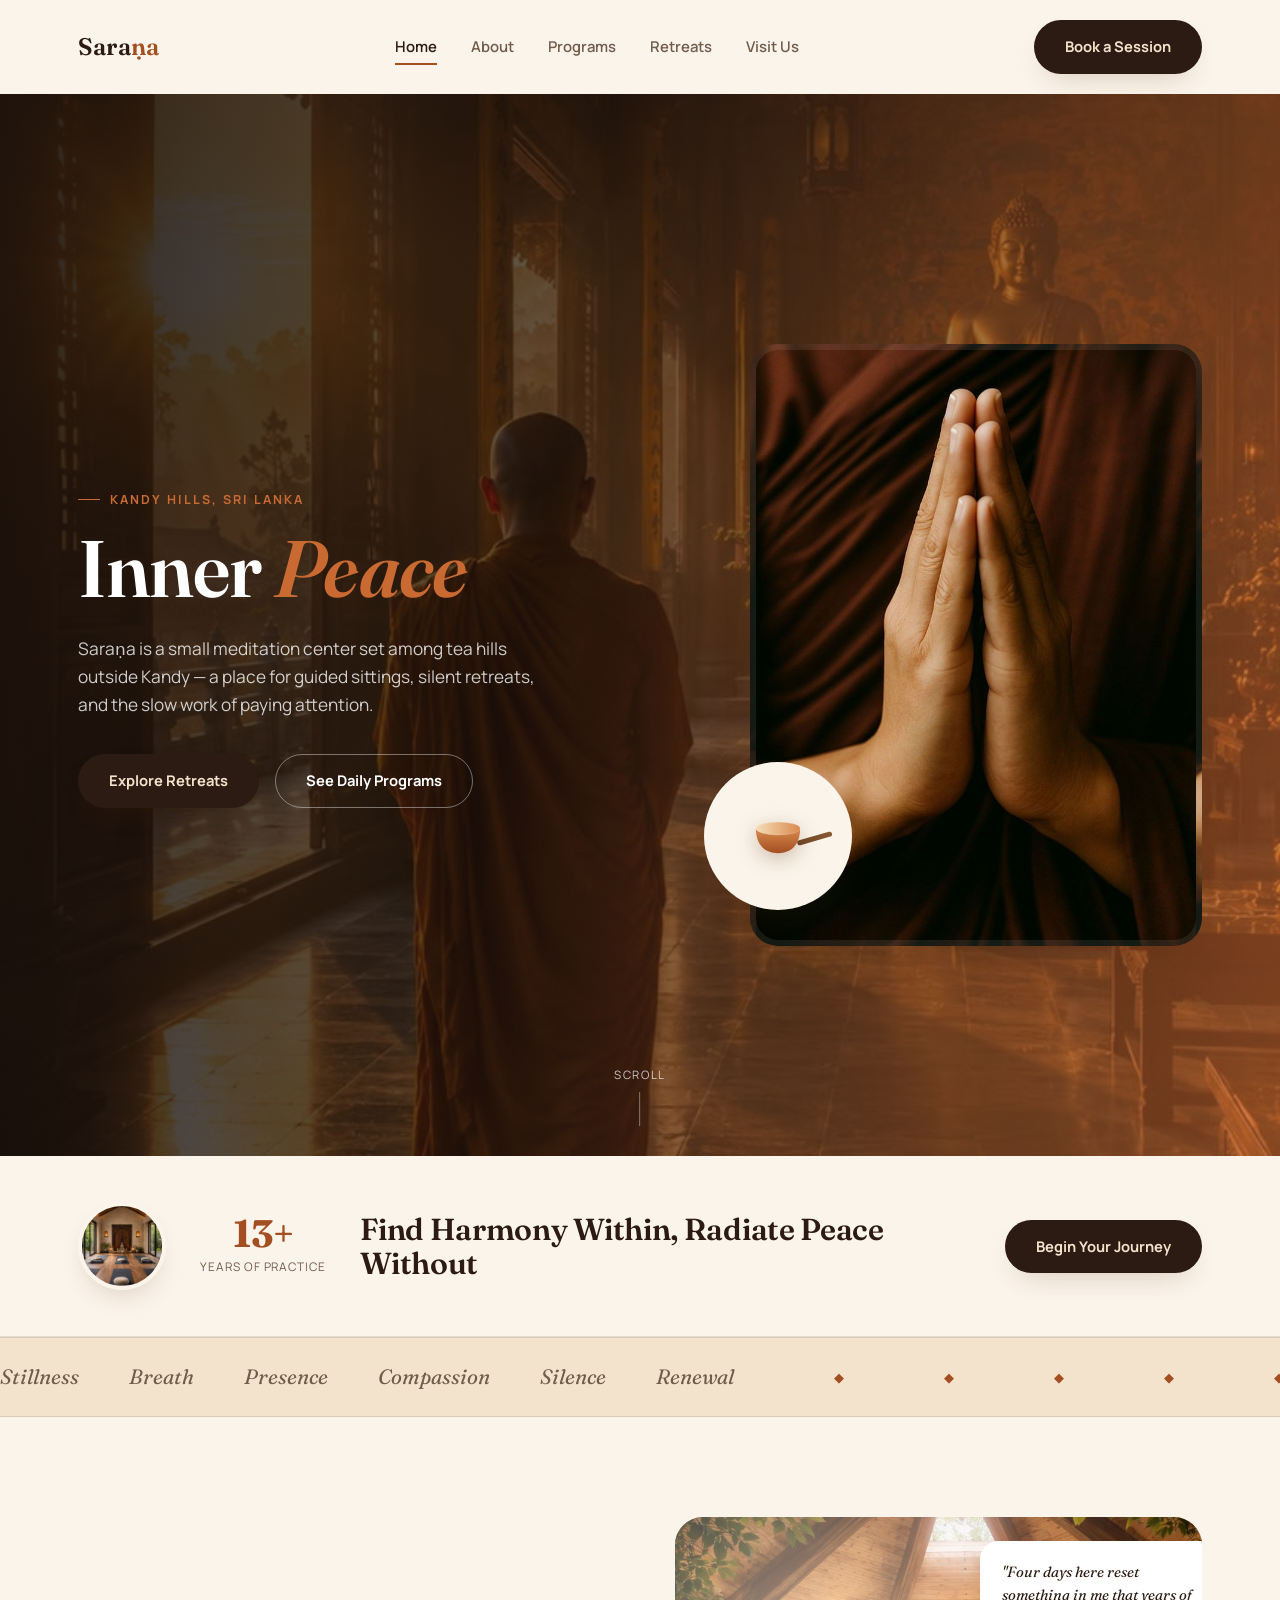
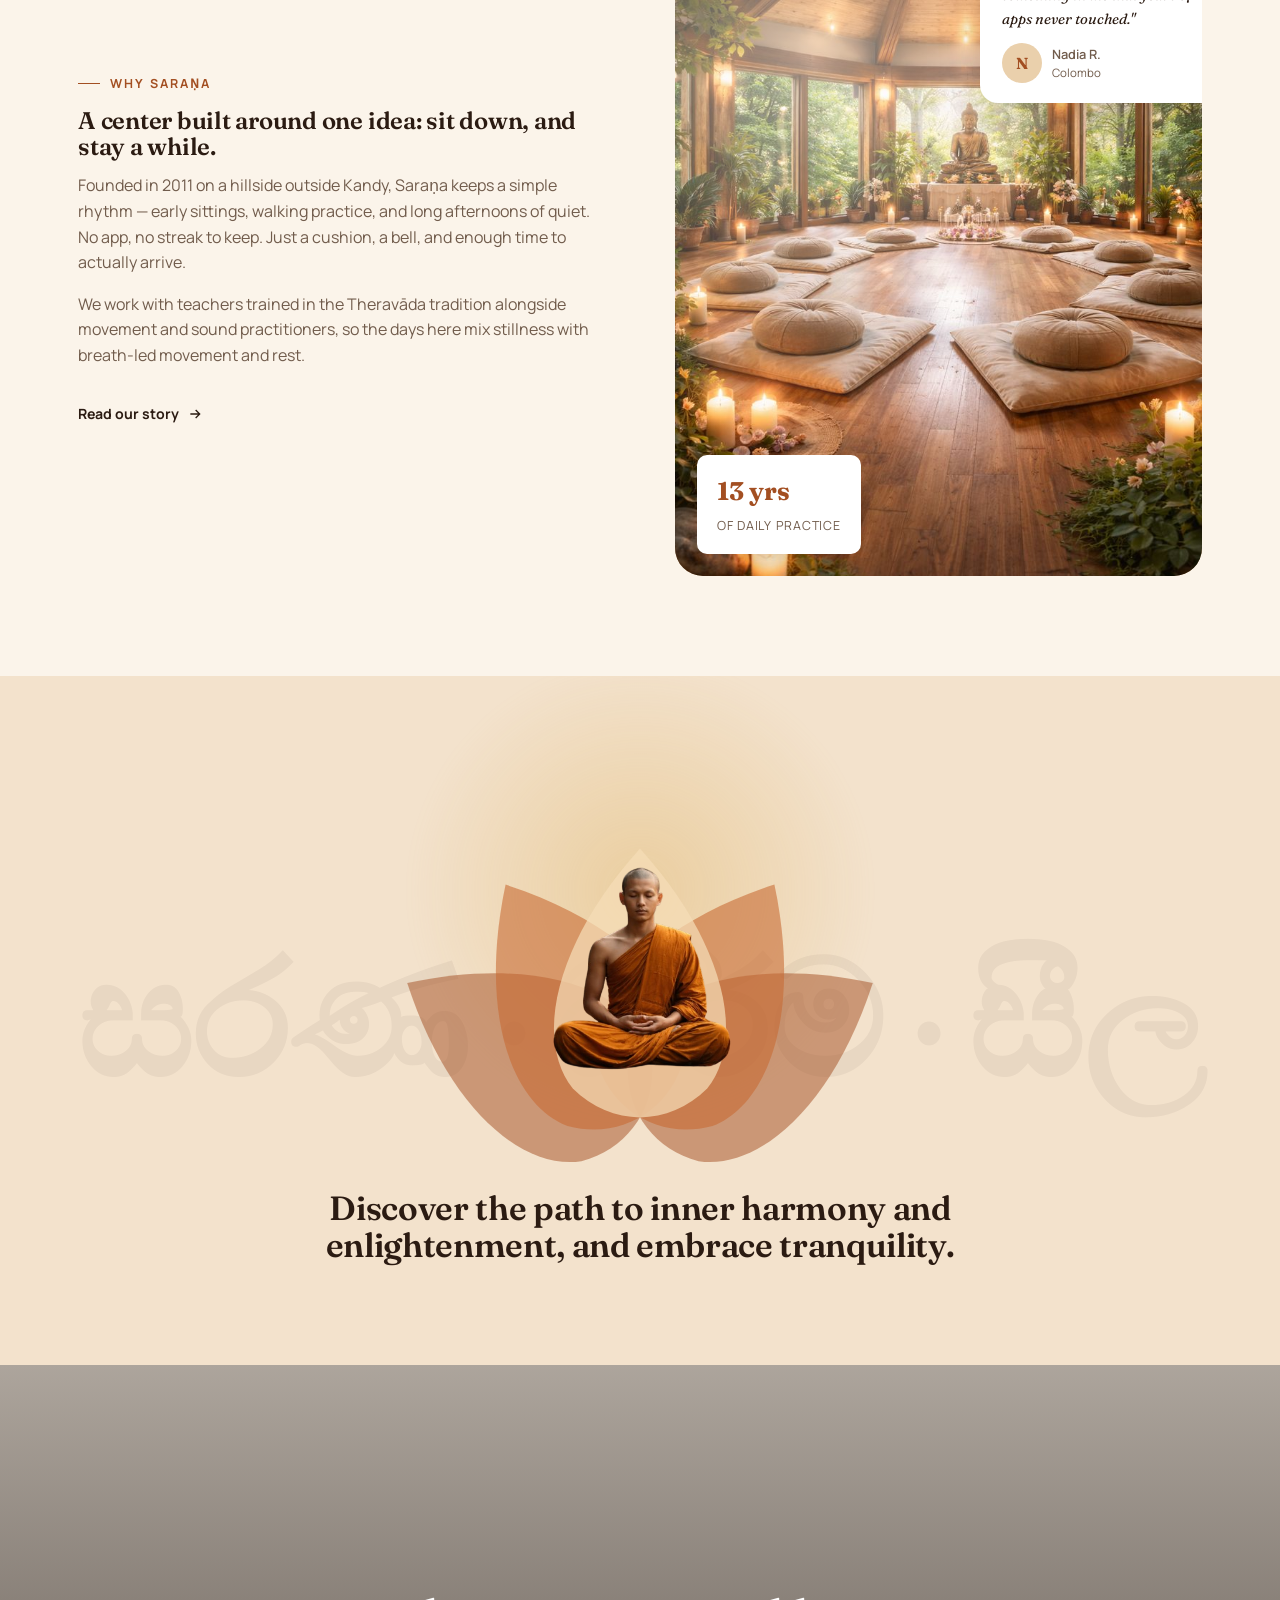
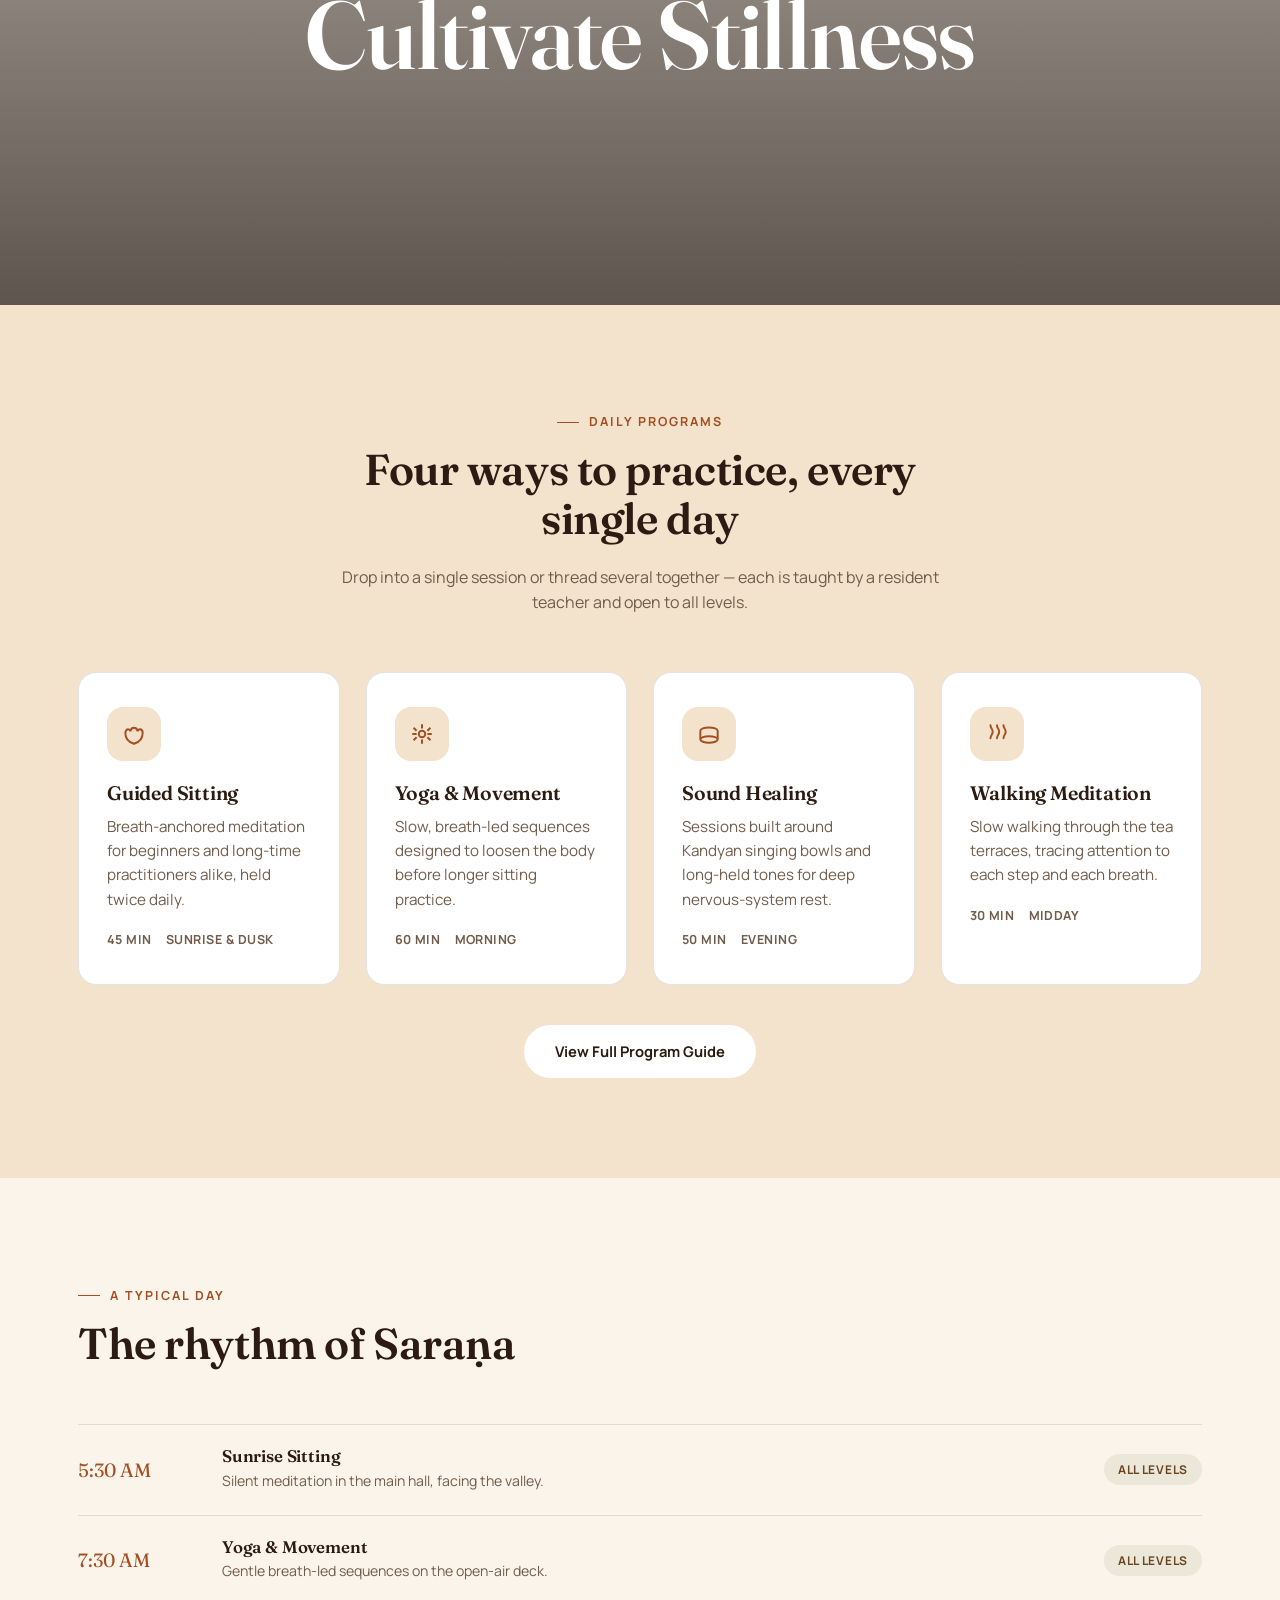
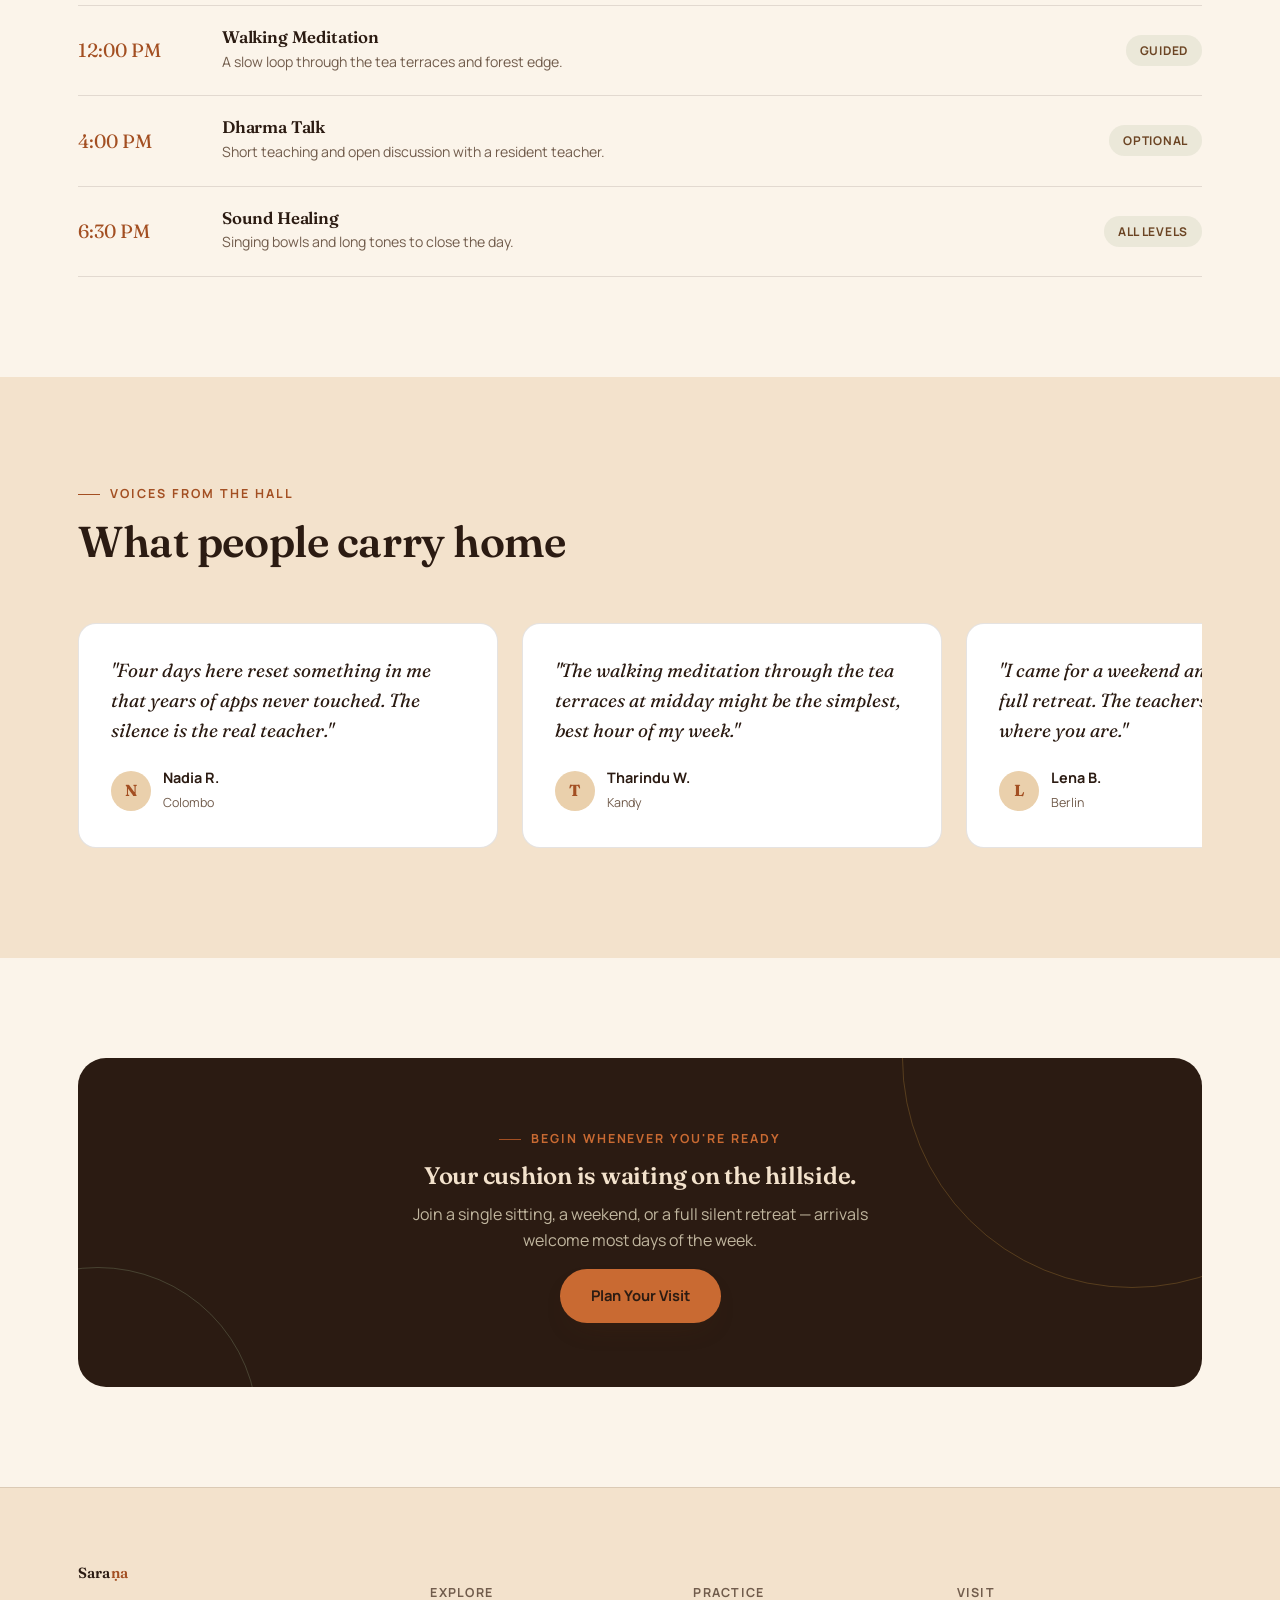
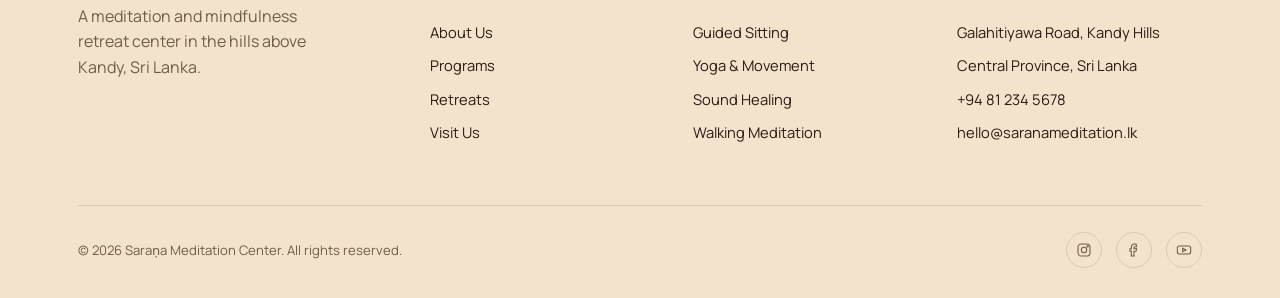
<file: index.html>
<!DOCTYPE html>
<html lang="en">
<head>
<meta charset="UTF-8">
<meta name="viewport" content="width=device-width, initial-scale=1.0">
<title>Saraṇa Meditation Center — A Refuge in the Hills of Kandy</title>
<meta name="description" content="Saraṇa is a meditation and mindfulness retreat center in the hills above Kandy, Sri Lanka, offering guided sittings, silent retreats, yoga and sound healing.">
<link rel="preconnect" href="https://fonts.googleapis.com">
<link href="https://fonts.googleapis.com/css2?family=Fraunces:ital,wght@0,400;0,500;0,600;1,500&family=Manrope:wght@400;500;600;700;800&display=swap" rel="stylesheet">
<link rel="stylesheet" href="style.css">
</head>
<body>

<div id="preloader" aria-hidden="true">
  <div class="preloader-mark">
    <div class="preloader-ring"></div>
    <div class="preloader-bud"></div>
  </div>
  <span class="preloader-word">Sara<b>ṇa</b></span>
</div>
<div class="cursor-dot" id="cursorDot" aria-hidden="true"></div>

<header class="site-header">
  <div class="container nav-wrap">
    <a href="index.html" class="logo">Sara<span>ṇa</span></a>
    <nav class="nav-links">
      <a href="index.html">Home</a>
      <a href="about.html">About</a>
      <a href="services.html">Programs</a>
      <a href="retreats.html">Retreats</a>
      <a href="contact.html">Visit Us</a>
    </nav>
    <a href="contact.html" class="btn btn-primary nav-cta">Book a Session</a>
    <button class="nav-toggle" aria-label="Toggle menu"><span></span></button>
  </div>
</header>

<main>

  <!-- ============ SPLIT PHOTO HERO ============ -->
  <section class="hero-split">
    <div class="hero-split-media" style="background-image:url('images/temple-walk-monk.jpeg')"></div>
    <div class="hero-split-scrim"></div>
    <div class="container hero-split-grid">
      <div class="hero-split-text">
        <p class="eyebrow">Kandy Hills, Sri Lanka</p>
        <h1>Inner <em>Peace</em></h1>
        <p class="hero-split-sub">Saraṇa is a small meditation center set among tea hills outside Kandy — a place for guided sittings, silent retreats, and the slow work of paying attention.</p>
        <div class="hero-split-ctas">
          <a href="retreats.html" class="btn btn-primary">Explore Retreats</a>
          <a href="services.html" class="btn btn-ghost-light">See Daily Programs</a>
        </div>
      </div>
      <div class="hero-split-visual">
        <div class="hero-split-photo" style="background-image:url('images/praying-hands.jpeg')"></div>
        <div class="hero-particles" id="heroParticles" aria-hidden="true"></div>
        <div class="hero-monk-emblem" id="singingBowl" role="button" tabindex="0" aria-label="Tap to ring the singing bowl">
          <div class="bowl-scene" aria-hidden="true">
            <div class="bowl-ring ring-1"></div>
            <div class="bowl-ring ring-2"></div>
            <div class="bowl-ring ring-3"></div>
            <svg class="singing-bowl" viewBox="0 0 120 80">
              <defs>
                <linearGradient id="bowlBodyGrad" x1="0" y1="0" x2="0" y2="1">
                  <stop offset="0%" stop-color="#D98A4E"/>
                  <stop offset="100%" stop-color="#A34F22"/>
                </linearGradient>
                <linearGradient id="bowlRimGrad" x1="0" y1="0" x2="1" y2="0">
                  <stop offset="0%" stop-color="#F6DDB8"/>
                  <stop offset="100%" stop-color="#D98A4E"/>
                </linearGradient>
              </defs>
              <path d="M26 30 C26 55 40 68 60 68 C80 68 94 55 94 30 Z" fill="url(#bowlBodyGrad)"/>
              <ellipse cx="60" cy="30" rx="34" ry="10" fill="url(#bowlRimGrad)"/>
              <ellipse cx="60" cy="30" rx="34" ry="10" fill="none" stroke="rgba(255,255,255,0.3)" stroke-width="1"/>
            </svg>
            <div class="bowl-mallet"></div>
          </div>
        </div>
      </div>
    </div>
    <div class="hero-scroll-cue"><span>Scroll</span><span class="line"></span></div>
  </section>

  <!-- ============ STAT STRIP ============ -->
  <section class="stat-strip">
    <div class="container stat-strip-inner">
      <div class="stat-strip-photo" style="background-image:url('images/yoga-studio-interior.jpeg')"></div>
      <div class="stat-strip-num"><strong>13+</strong><span>Years of Practice</span></div>
      <div class="stat-strip-text">
        <h2>Find Harmony Within, Radiate Peace Without</h2>
      </div>
      <a href="retreats.html" class="btn btn-primary">Begin Your Journey</a>
    </div>
  </section>

  <!-- ============ VALUES MARQUEE ============ -->
  <div class="marquee" aria-hidden="true">
    <div class="marquee-track">
      <span>Stillness<span>Breath<span>Presence<span>Compassion<span>Silence<span>Renewal</span></span></span></span></span></span>
      <span>Stillness<span>Breath<span>Presence<span>Compassion<span>Silence<span>Renewal</span></span></span></span></span></span>
    </div>
  </div>

  <!-- ============ INTRO / ABOUT SPLIT ============ -->
  <section>
    <div class="container split">
      <div class="reveal">
        <p class="eyebrow">Why Saraṇa</p>
        <h2>A center built around one idea: sit down, and stay a while.</h2>
        <p>Founded in 2011 on a hillside outside Kandy, Saraṇa keeps a simple rhythm — early sittings, walking practice, and long afternoons of quiet. No app, no streak to keep. Just a cushion, a bell, and enough time to actually arrive.</p>
        <p>We work with teachers trained in the Theravāda tradition alongside movement and sound practitioners, so the days here mix stillness with breath-led movement and rest.</p>
        <a href="about.html" class="card-link">Read our story
          <svg viewBox="0 0 24 24" fill="none" stroke="currentColor" stroke-width="2"><path d="M5 12h14M13 6l6 6-6 6"/></svg>
        </a>
      </div>
      <div class="art-panel reveal">
        <img src="images/meditation-retreat-space.jpeg" alt="Circle of meditation cushions facing a Buddha statue in a plant-filled pavilion" loading="lazy">
        <div class="quote-float">
          <p>"Four days here reset something in me that years of apps never touched."</p>
          <div class="quote-float-who">
            <div class="quote-avatar">N</div>
            <span>Nadia R. <em>Colombo</em></span>
          </div>
        </div>
        <div class="stat-chip"><strong>13 yrs</strong><span>of daily practice</span></div>
      </div>
    </div>
  </section>

  <!-- ============ DEVOTION / WATERMARK ============ -->
  <section class="devotion">
    <span class="devotion-watermark" aria-hidden="true">සරණ · ධර්ම · සීල</span>
    <div class="container">
      <div class="devotion-photo-wrap reveal">

        <div class="devotion-glow" aria-hidden="true"></div>

        <div class="devotion-bloom" aria-hidden="true">
          <svg class="devotion-bloom-svg" viewBox="0 0 300 190">
            <g class="petal-wrap petal-outer-l" transform="translate(150,170) rotate(-60)">
              <path class="lotus-petal petal-outer" d="M0,-140 C-45,-90 -55,-40 -35,-15 C-15,5 15,5 35,-15 C55,-40 45,-90 0,-140 Z"/>
            </g>
            <g class="petal-wrap petal-outer-r" transform="translate(150,170) rotate(60)">
              <path class="lotus-petal petal-outer" d="M0,-140 C-45,-90 -55,-40 -35,-15 C-15,5 15,5 35,-15 C55,-40 45,-90 0,-140 Z"/>
            </g>
            <g class="petal-wrap petal-mid-l" transform="translate(150,170) rotate(-30)">
              <path class="lotus-petal petal-mid" d="M0,-140 C-45,-90 -55,-40 -35,-15 C-15,5 15,5 35,-15 C55,-40 45,-90 0,-140 Z"/>
            </g>
            <g class="petal-wrap petal-mid-r" transform="translate(150,170) rotate(30)">
              <path class="lotus-petal petal-mid" d="M0,-140 C-45,-90 -55,-40 -35,-15 C-15,5 15,5 35,-15 C55,-40 45,-90 0,-140 Z"/>
            </g>
            <g class="petal-wrap petal-center" transform="translate(150,170) rotate(0)">
              <path class="lotus-petal petal-center" d="M0,-140 C-45,-90 -55,-40 -35,-15 C-15,5 15,5 35,-15 C55,-40 45,-90 0,-140 Z"/>
            </g>
          </svg>
        </div>

        <div class="devotion-photo" style="background-image:url('images/download__9_-removebg-preview.png')"></div>
      </div>
      <h2 class="reveal">Discover the path to inner harmony and enlightenment, and embrace tranquility.</h2>
    </div>
  </section>

  <!-- ============ PHOTO BAND ============ -->
  <section class="photo-band" style="background-image:url('images/yoga-studio-interior.jpeg')">
    <div class="photo-band-scrim"></div>
    <h2>Cultivate Stillness</h2>
  </section>

  <!-- ============ PROGRAMS PREVIEW ============ -->
  <section class="section-alt">
    <div class="container">
      <div class="section-head">
        <p class="eyebrow">Daily Programs</p>
        <h2>Four ways to practice, every single day</h2>
        <p>Drop into a single session or thread several together — each is taught by a resident teacher and open to all levels.</p>
      </div>

      <div class="grid grid-4 reveal-stagger">
        <div class="card reveal r-item">
          <div class="card-icon">
            <svg viewBox="0 0 24 24" fill="none" stroke="currentColor" stroke-width="1.8"><path d="M12 21c-5-1.5-8-5.5-8-10 0-2 1.3-3.3 2.6-3.3 1 0 1.8.8 2 1.8.4-1.9 1.9-3.2 3.4-3.2s3 1.3 3.4 3.2c.2-1 1-1.8 2-1.8C18.7 7.7 20 9 20 11c0 4.5-3 8.5-8 10z"/></svg>
          </div>
          <h3>Guided Sitting</h3>
          <p>Breath-anchored meditation for beginners and long-time practitioners alike, held twice daily.</p>
          <span class="card-meta"><span>45 min</span><span>Sunrise & Dusk</span></span>
        </div>

        <div class="card reveal r-item">
          <div class="card-icon">
            <svg viewBox="0 0 24 24" fill="none" stroke="currentColor" stroke-width="1.8"><path d="M12 3v4M12 17v4M4.2 6.2l2.8 2.8M17 15l2.8 2.8M3 12h4M17 12h4M4.2 17.8L7 15M17 9l2.8-2.8"/><circle cx="12" cy="12" r="3"/></svg>
          </div>
          <h3>Yoga & Movement</h3>
          <p>Slow, breath-led sequences designed to loosen the body before longer sitting practice.</p>
          <span class="card-meta"><span>60 min</span><span>Morning</span></span>
        </div>

        <div class="card reveal r-item">
          <div class="card-icon">
            <svg viewBox="0 0 24 24" fill="none" stroke="currentColor" stroke-width="1.8"><ellipse cx="12" cy="17" rx="8" ry="3"/><path d="M4 17V9a8 3 0 0 1 16 0v8"/></svg>
          </div>
          <h3>Sound Healing</h3>
          <p>Sessions built around Kandyan singing bowls and long-held tones for deep nervous-system rest.</p>
          <span class="card-meta"><span>50 min</span><span>Evening</span></span>
        </div>

        <div class="card reveal r-item">
          <div class="card-icon">
            <svg viewBox="0 0 24 24" fill="none" stroke="currentColor" stroke-width="1.8"><path d="M6 4c0 3 2 3 2 6s-2 3-2 6M12 4c0 3 2 3 2 6s-2 3-2 6M18 4c0 3 2 3 2 6s-2 3-2 6" stroke-linecap="round"/></svg>
          </div>
          <h3>Walking Meditation</h3>
          <p>Slow walking through the tea terraces, tracing attention to each step and each breath.</p>
          <span class="card-meta"><span>30 min</span><span>Midday</span></span>
        </div>
      </div>

      <div class="text-center mt-40">
        <a href="services.html" class="btn btn-light">View Full Program Guide</a>
      </div>
    </div>
  </section>

  <!-- ============ SCHEDULE ============ -->
  <section>
    <div class="container">
      <div class="section-head left">
        <p class="eyebrow">A Typical Day</p>
        <h2>The rhythm of Saraṇa</h2>
      </div>
      <div class="schedule reveal">
        <div class="schedule-row">
          <div class="schedule-time">5:30 AM</div>
          <div class="schedule-name"><h4>Sunrise Sitting</h4><p>Silent meditation in the main hall, facing the valley.</p></div>
          <div class="schedule-tag">All levels</div>
        </div>
        <div class="schedule-row">
          <div class="schedule-time">7:30 AM</div>
          <div class="schedule-name"><h4>Yoga & Movement</h4><p>Gentle breath-led sequences on the open-air deck.</p></div>
          <div class="schedule-tag">All levels</div>
        </div>
        <div class="schedule-row">
          <div class="schedule-time">12:00 PM</div>
          <div class="schedule-name"><h4>Walking Meditation</h4><p>A slow loop through the tea terraces and forest edge.</p></div>
          <div class="schedule-tag">Guided</div>
        </div>
        <div class="schedule-row">
          <div class="schedule-time">4:00 PM</div>
          <div class="schedule-name"><h4>Dharma Talk</h4><p>Short teaching and open discussion with a resident teacher.</p></div>
          <div class="schedule-tag">Optional</div>
        </div>
        <div class="schedule-row">
          <div class="schedule-time">6:30 PM</div>
          <div class="schedule-name"><h4>Sound Healing</h4><p>Singing bowls and long tones to close the day.</p></div>
          <div class="schedule-tag">All levels</div>
        </div>
      </div>
    </div>
  </section>

  <!-- ============ TESTIMONIALS ============ -->
  <section class="section-alt">
    <div class="container">
      <div class="section-head left">
        <p class="eyebrow">Voices from the Hall</p>
        <h2>What people carry home</h2>
      </div>
      <div class="quote-track reveal">
        <div class="quote-card">
          <p>"Four days here reset something in me that years of apps never touched. The silence is the real teacher."</p>
          <div class="quote-who">
            <div class="quote-avatar">N</div>
            <div><strong>Nadia R.</strong><span>Colombo</span></div>
          </div>
        </div>
        <div class="quote-card">
          <p>"The walking meditation through the tea terraces at midday might be the simplest, best hour of my week."</p>
          <div class="quote-who">
            <div class="quote-avatar">T</div>
            <div><strong>Tharindu W.</strong><span>Kandy</span></div>
          </div>
        </div>
        <div class="quote-card">
          <p>"I came for a weekend and stayed for the full retreat. The teachers meet you exactly where you are."</p>
          <div class="quote-who">
            <div class="quote-avatar">L</div>
            <div><strong>Lena B.</strong><span>Berlin</span></div>
          </div>
        </div>
        <div class="quote-card">
          <p>"Sound healing in that hall, with the rain outside — I still hear it when I need to calm down."</p>
          <div class="quote-who">
            <div class="quote-avatar">S</div>
            <div><strong>Sanduni P.</strong><span>Galle</span></div>
          </div>
        </div>
      </div>
    </div>
  </section>

  <!-- ============ CTA BAND ============ -->
  <section>
    <div class="container">
      <div class="cta-band reveal">
        <div class="cta-ring"></div>
        <div class="cta-ring two"></div>
        <p class="eyebrow" style="justify-content:center;color:var(--gold)">Begin Whenever You're Ready</p>
        <h2>Your cushion is waiting on the hillside.</h2>
        <p>Join a single sitting, a weekend, or a full silent retreat — arrivals welcome most days of the week.</p>
        <a href="contact.html" class="btn btn-primary">Plan Your Visit</a>
      </div>
    </div>
  </section>

</main>

<footer class="site-footer">
  <div class="container">
    <div class="footer-grid">
      <div>
        <a href="index.html" class="logo">Sara<span>ṇa</span></a>
        <p class="mt-40" style="margin-top:18px;max-width:260px;">A meditation and mindfulness retreat center in the hills above Kandy, Sri Lanka.</p>
      </div>
      <div>
        <h5>Explore</h5>
        <a href="about.html">About Us</a>
        <a href="services.html">Programs</a>
        <a href="retreats.html">Retreats</a>
        <a href="contact.html">Visit Us</a>
      </div>
      <div>
        <h5>Practice</h5>
        <a href="services.html">Guided Sitting</a>
        <a href="services.html">Yoga & Movement</a>
        <a href="services.html">Sound Healing</a>
        <a href="services.html">Walking Meditation</a>
      </div>
      <div>
        <h5>Visit</h5>
        <li>Galahitiyawa Road, Kandy Hills</li>
        <li>Central Province, Sri Lanka</li>
        <li>+94 81 234 5678</li>
        <li>hello@saranameditation.lk</li>
      </div>
    </div>
    <div class="footer-bottom">
      <span>© <span id="year"></span> Saraṇa Meditation Center. All rights reserved.</span>
      <div class="footer-social">
        <a href="#" aria-label="Instagram"><svg viewBox="0 0 24 24" fill="none" stroke="currentColor" stroke-width="1.6"><rect x="3" y="3" width="18" height="18" rx="5"/><circle cx="12" cy="12" r="4"/><circle cx="17.5" cy="6.5" r="1"/></svg></a>
        <a href="#" aria-label="Facebook"><svg viewBox="0 0 24 24" fill="none" stroke="currentColor" stroke-width="1.6"><path d="M15 3h-2a5 5 0 0 0-5 5v2H6v4h2v7h4v-7h3l1-4h-4V8a1 1 0 0 1 1-1h3z"/></svg></a>
        <a href="#" aria-label="YouTube"><svg viewBox="0 0 24 24" fill="none" stroke="currentColor" stroke-width="1.6"><rect x="2" y="6" width="20" height="12" rx="3"/><path d="M10 9.5l5 2.5-5 2.5z"/></svg></a>
      </div>
    </div>
  </div>
</footer>

<script src="script.js"></script>
</body>
</html>
</file>
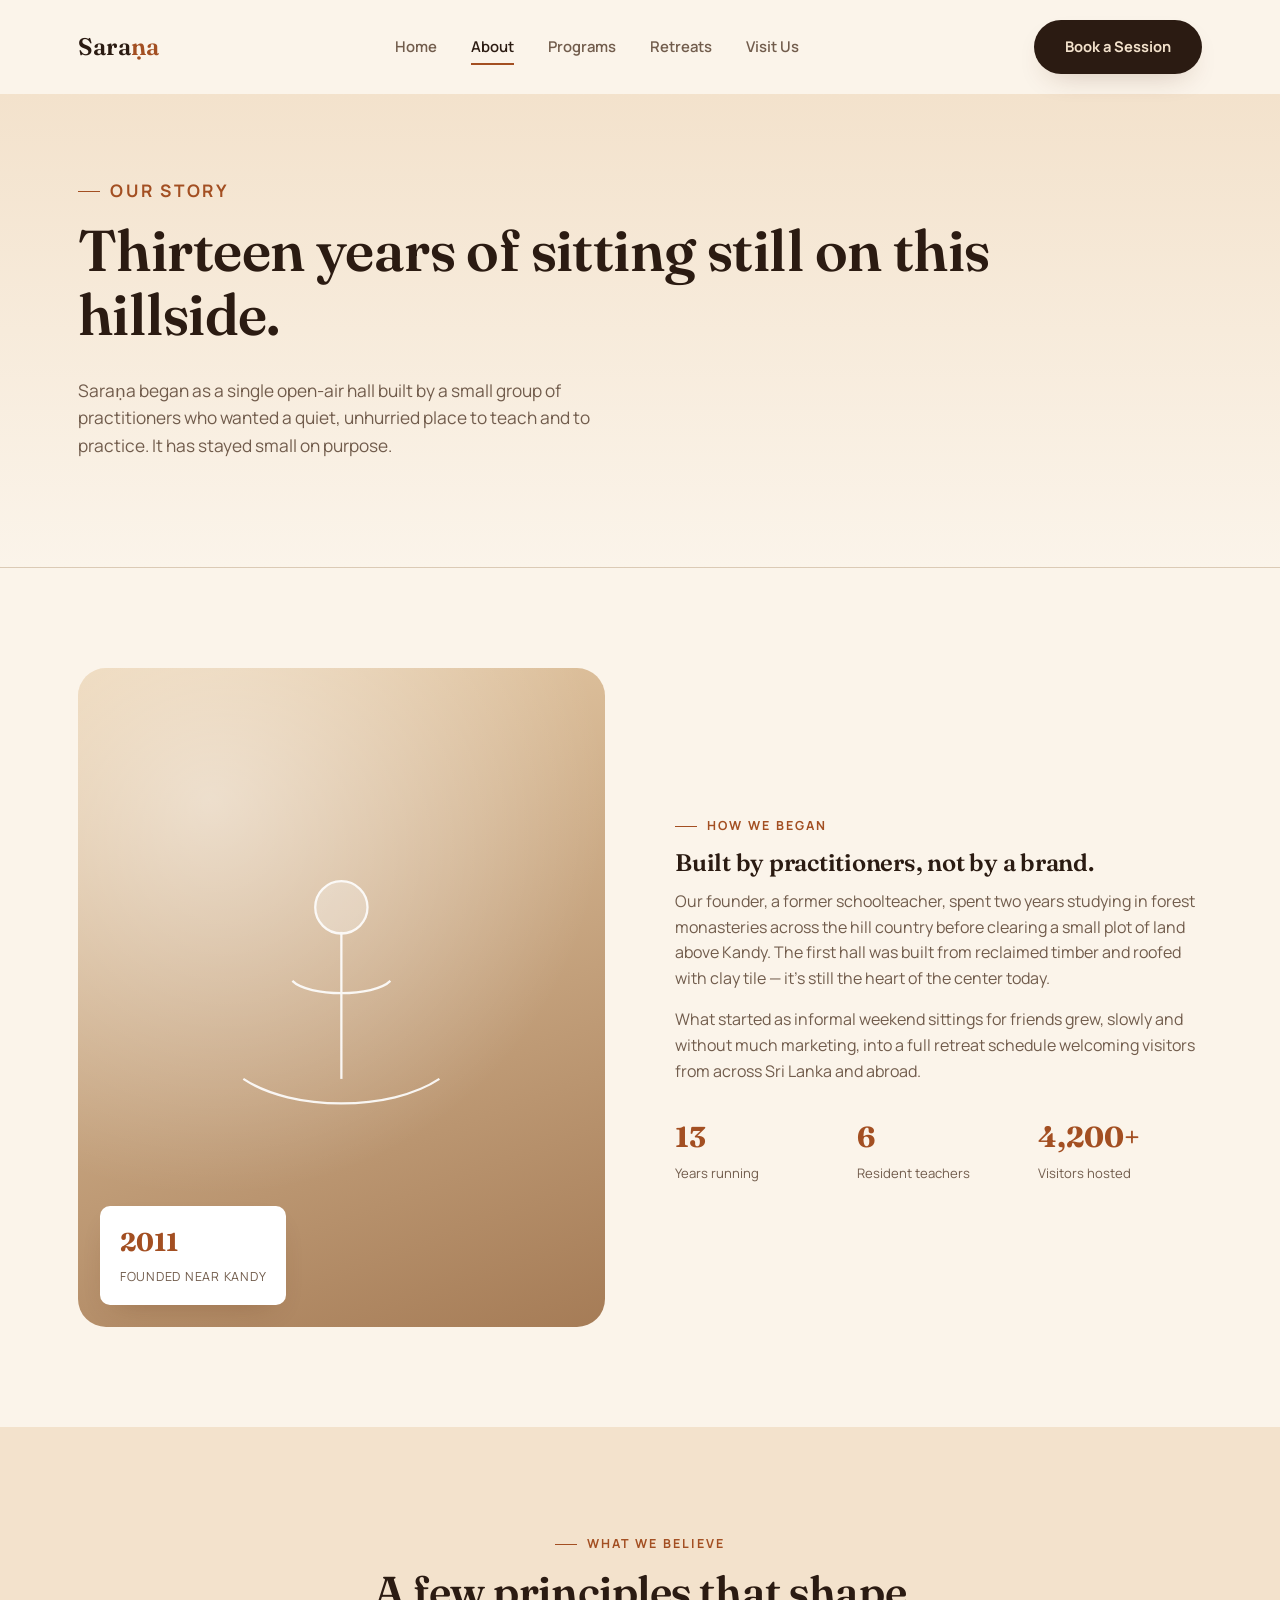
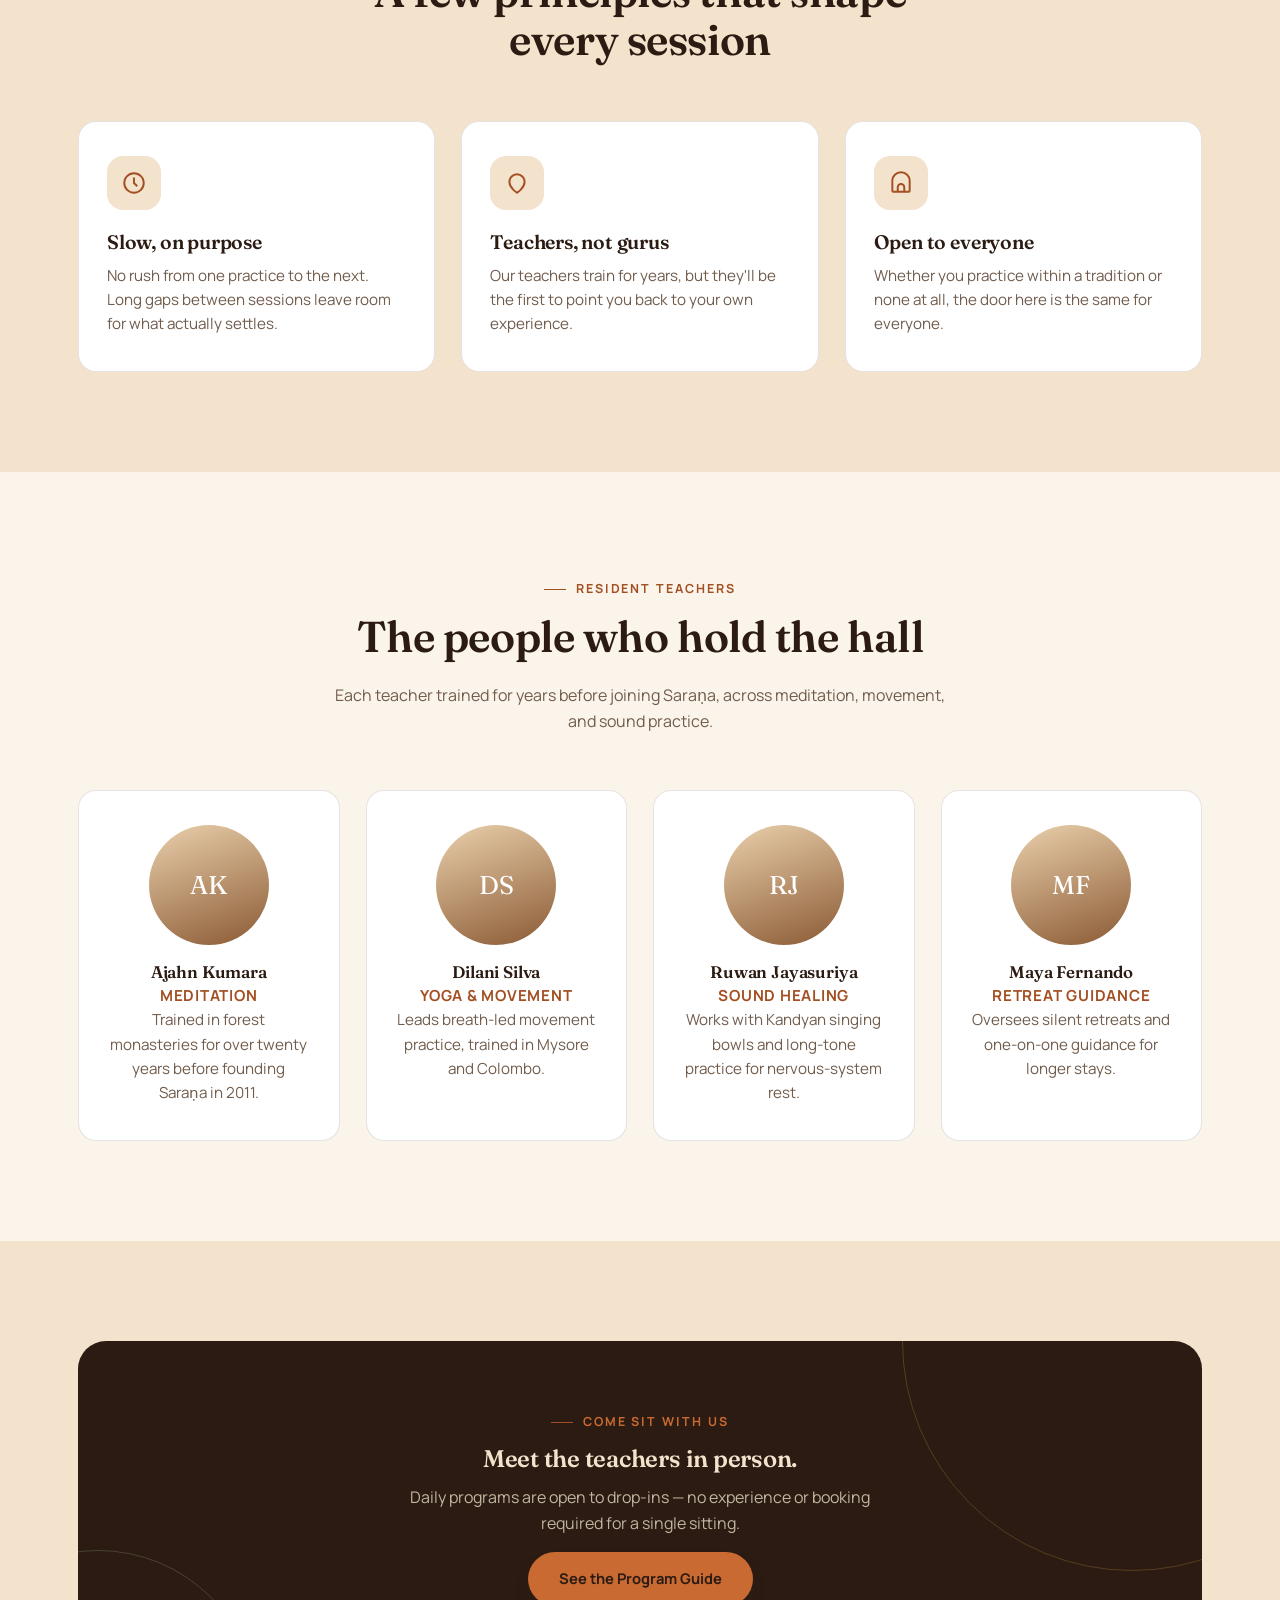
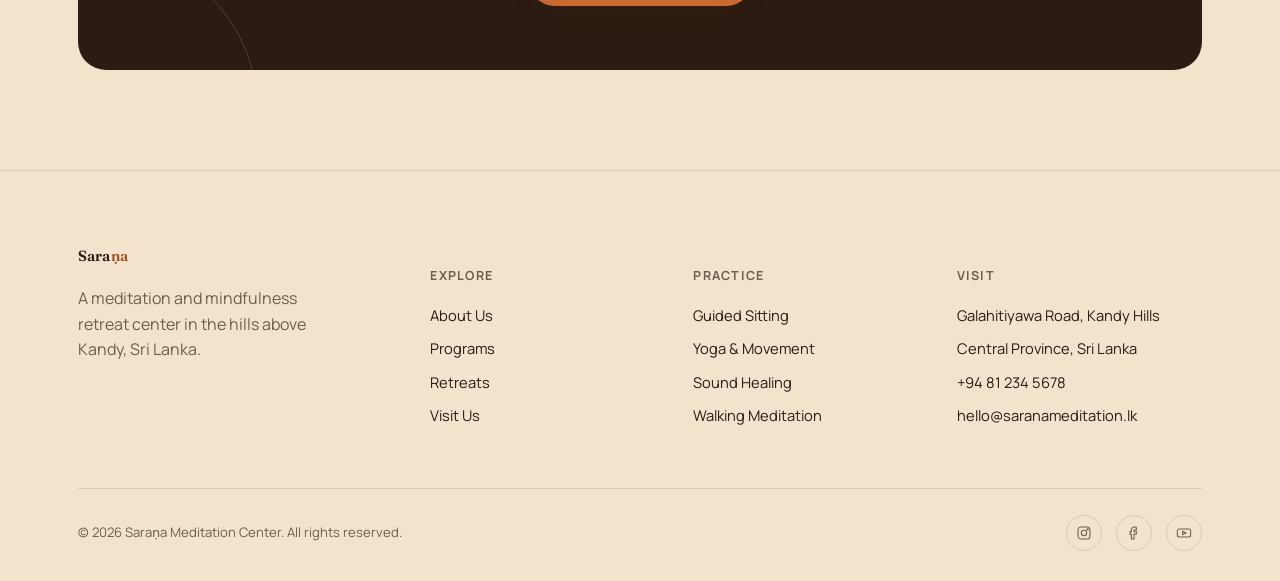
<file: about.html>
<!DOCTYPE html>
<html lang="en">
<head>
<meta charset="UTF-8">
<meta name="viewport" content="width=device-width, initial-scale=1.0">
<title>About — Saraṇa Meditation Center</title>
<meta name="description" content="The story, philosophy, and teachers behind Saraṇa, a meditation retreat center in the hills above Kandy, Sri Lanka.">
<link rel="preconnect" href="https://fonts.googleapis.com">
<link href="https://fonts.googleapis.com/css2?family=Fraunces:ital,wght@0,400;0,500;0,600;1,500&family=Manrope:wght@400;500;600;700;800&display=swap" rel="stylesheet">
<link rel="stylesheet" href="style.css">
</head>
<body>

<div id="preloader" aria-hidden="true">
  <div class="preloader-mark">
    <div class="preloader-ring"></div>
    <div class="preloader-bud"></div>
  </div>
  <span class="preloader-word">Sara<b>ṇa</b></span>
</div>
<div class="cursor-dot" id="cursorDot" aria-hidden="true"></div>

<header class="site-header">
  <div class="container nav-wrap">
    <a href="index.html" class="logo">Sara<span>ṇa</span></a>
    <nav class="nav-links">
      <a href="index.html">Home</a>
      <a href="about.html">About</a>
      <a href="services.html">Programs</a>
      <a href="retreats.html">Retreats</a>
      <a href="contact.html">Visit Us</a>
    </nav>
    <a href="contact.html" class="btn btn-primary nav-cta">Book a Session</a>
    <button class="nav-toggle" aria-label="Toggle menu"><span></span></button>
  </div>
</header>

<main>

  <section class="page-hero">
    <div class="container">
      <p class="eyebrow">Our Story</p>
      <h1>Thirteen years of sitting still on this hillside.</h1>
      <p>Saraṇa began as a single open-air hall built by a small group of practitioners who wanted a quiet, unhurried place to teach and to practice. It has stayed small on purpose.</p>
    </div>
  </section>

  <section>
    <div class="container split">
      <div class="art-panel reveal">
        <svg viewBox="0 0 200 200" fill="none" stroke="#fff" stroke-width="1.4">
          <path d="M40 150c30 20 90 20 120 0" fill="none"/>
          <path d="M100 150V60" />
          <circle cx="100" cy="45" r="16" fill="rgba(255,255,255,0.3)"/>
          <path d="M70 90c10 10 50 10 60 0" fill="none"/>
        </svg>
        <div class="stat-chip"><strong>2011</strong><span>Founded near Kandy</span></div>
      </div>
      <div class="reveal">
        <p class="eyebrow">How We Began</p>
        <h2>Built by practitioners, not by a brand.</h2>
        <p>Our founder, a former schoolteacher, spent two years studying in forest monasteries across the hill country before clearing a small plot of land above Kandy. The first hall was built from reclaimed timber and roofed with clay tile — it's still the heart of the center today.</p>
        <p>What started as informal weekend sittings for friends grew, slowly and without much marketing, into a full retreat schedule welcoming visitors from across Sri Lanka and abroad.</p>
        <div class="grid grid-3" style="margin-top:30px;gap:18px;">
          <div><strong style="font-family:var(--font-display);font-size:1.8rem;color:var(--gold-deep);display:block;">13</strong><span class="small-note">Years running</span></div>
          <div><strong style="font-family:var(--font-display);font-size:1.8rem;color:var(--gold-deep);display:block;">6</strong><span class="small-note">Resident teachers</span></div>
          <div><strong style="font-family:var(--font-display);font-size:1.8rem;color:var(--gold-deep);display:block;">4,200+</strong><span class="small-note">Visitors hosted</span></div>
        </div>
      </div>
    </div>
  </section>

  <section class="section-alt">
    <div class="container">
      <div class="section-head">
        <p class="eyebrow">What We Believe</p>
        <h2>A few principles that shape every session</h2>
      </div>
      <div class="grid grid-3 reveal-stagger">
        <div class="card reveal r-item">
          <div class="card-icon"><svg viewBox="0 0 24 24" fill="none" stroke="currentColor" stroke-width="1.8"><circle cx="12" cy="12" r="9"/><path d="M12 7v5l3 3"/></svg></div>
          <h3>Slow, on purpose</h3>
          <p>No rush from one practice to the next. Long gaps between sessions leave room for what actually settles.</p>
        </div>
        <div class="card reveal r-item">
          <div class="card-icon"><svg viewBox="0 0 24 24" fill="none" stroke="currentColor" stroke-width="1.8"><path d="M12 21s-7-4.5-7-10a7 7 0 0 1 14 0c0 5.5-7 10-7 10z"/></svg></div>
          <h3>Teachers, not gurus</h3>
          <p>Our teachers train for years, but they'll be the first to point you back to your own experience.</p>
        </div>
        <div class="card reveal r-item">
          <div class="card-icon"><svg viewBox="0 0 24 24" fill="none" stroke="currentColor" stroke-width="1.8"><path d="M4 20V10a8 8 0 0 1 16 0v10M4 20h16M9 20v-4a3 3 0 0 1 6 0v4"/></svg></div>
          <h3>Open to everyone</h3>
          <p>Whether you practice within a tradition or none at all, the door here is the same for everyone.</p>
        </div>
      </div>
    </div>
  </section>

  <section>
    <div class="container">
      <div class="section-head">
        <p class="eyebrow">Resident Teachers</p>
        <h2>The people who hold the hall</h2>
        <p>Each teacher trained for years before joining Saraṇa, across meditation, movement, and sound practice.</p>
      </div>
      <div class="grid grid-4 reveal-stagger">
        <div class="card team-card reveal r-item">
          <div class="team-photo">AK</div>
          <h3>Ajahn Kumara</h3>
          <p class="team-role">Meditation</p>
          <p>Trained in forest monasteries for over twenty years before founding Saraṇa in 2011.</p>
        </div>
        <div class="card team-card reveal r-item">
          <div class="team-photo">DS</div>
          <h3>Dilani Silva</h3>
          <p class="team-role">Yoga & Movement</p>
          <p>Leads breath-led movement practice, trained in Mysore and Colombo.</p>
        </div>
        <div class="card team-card reveal r-item">
          <div class="team-photo">RJ</div>
          <h3>Ruwan Jayasuriya</h3>
          <p class="team-role">Sound Healing</p>
          <p>Works with Kandyan singing bowls and long-tone practice for nervous-system rest.</p>
        </div>
        <div class="card team-card reveal r-item">
          <div class="team-photo">MF</div>
          <h3>Maya Fernando</h3>
          <p class="team-role">Retreat Guidance</p>
          <p>Oversees silent retreats and one-on-one guidance for longer stays.</p>
        </div>
      </div>
    </div>
  </section>

  <section class="section-alt">
    <div class="container">
      <div class="cta-band reveal">
        <div class="cta-ring"></div>
        <div class="cta-ring two"></div>
        <p class="eyebrow" style="justify-content:center;color:var(--gold)">Come Sit With Us</p>
        <h2>Meet the teachers in person.</h2>
        <p>Daily programs are open to drop-ins — no experience or booking required for a single sitting.</p>
        <a href="services.html" class="btn btn-primary">See the Program Guide</a>
      </div>
    </div>
  </section>

</main>

<footer class="site-footer">
  <div class="container">
    <div class="footer-grid">
      <div>
        <a href="index.html" class="logo">Sara<span>ṇa</span></a>
        <p class="mt-40" style="margin-top:18px;max-width:260px;">A meditation and mindfulness retreat center in the hills above Kandy, Sri Lanka.</p>
      </div>
      <div>
        <h5>Explore</h5>
        <a href="about.html">About Us</a>
        <a href="services.html">Programs</a>
        <a href="retreats.html">Retreats</a>
        <a href="contact.html">Visit Us</a>
      </div>
      <div>
        <h5>Practice</h5>
        <a href="services.html">Guided Sitting</a>
        <a href="services.html">Yoga & Movement</a>
        <a href="services.html">Sound Healing</a>
        <a href="services.html">Walking Meditation</a>
      </div>
      <div>
        <h5>Visit</h5>
        <li>Galahitiyawa Road, Kandy Hills</li>
        <li>Central Province, Sri Lanka</li>
        <li>+94 81 234 5678</li>
        <li>hello@saranameditation.lk</li>
      </div>
    </div>
    <div class="footer-bottom">
      <span>© <span id="year"></span> Saraṇa Meditation Center. All rights reserved.</span>
      <div class="footer-social">
        <a href="#" aria-label="Instagram"><svg viewBox="0 0 24 24" fill="none" stroke="currentColor" stroke-width="1.6"><rect x="3" y="3" width="18" height="18" rx="5"/><circle cx="12" cy="12" r="4"/><circle cx="17.5" cy="6.5" r="1"/></svg></a>
        <a href="#" aria-label="Facebook"><svg viewBox="0 0 24 24" fill="none" stroke="currentColor" stroke-width="1.6"><path d="M15 3h-2a5 5 0 0 0-5 5v2H6v4h2v7h4v-7h3l1-4h-4V8a1 1 0 0 1 1-1h3z"/></svg></a>
        <a href="#" aria-label="YouTube"><svg viewBox="0 0 24 24" fill="none" stroke="currentColor" stroke-width="1.6"><rect x="2" y="6" width="20" height="12" rx="3"/><path d="M10 9.5l5 2.5-5 2.5z"/></svg></a>
      </div>
    </div>
  </div>
</footer>

<script src="script.js"></script>
</body>
</html>
</file>
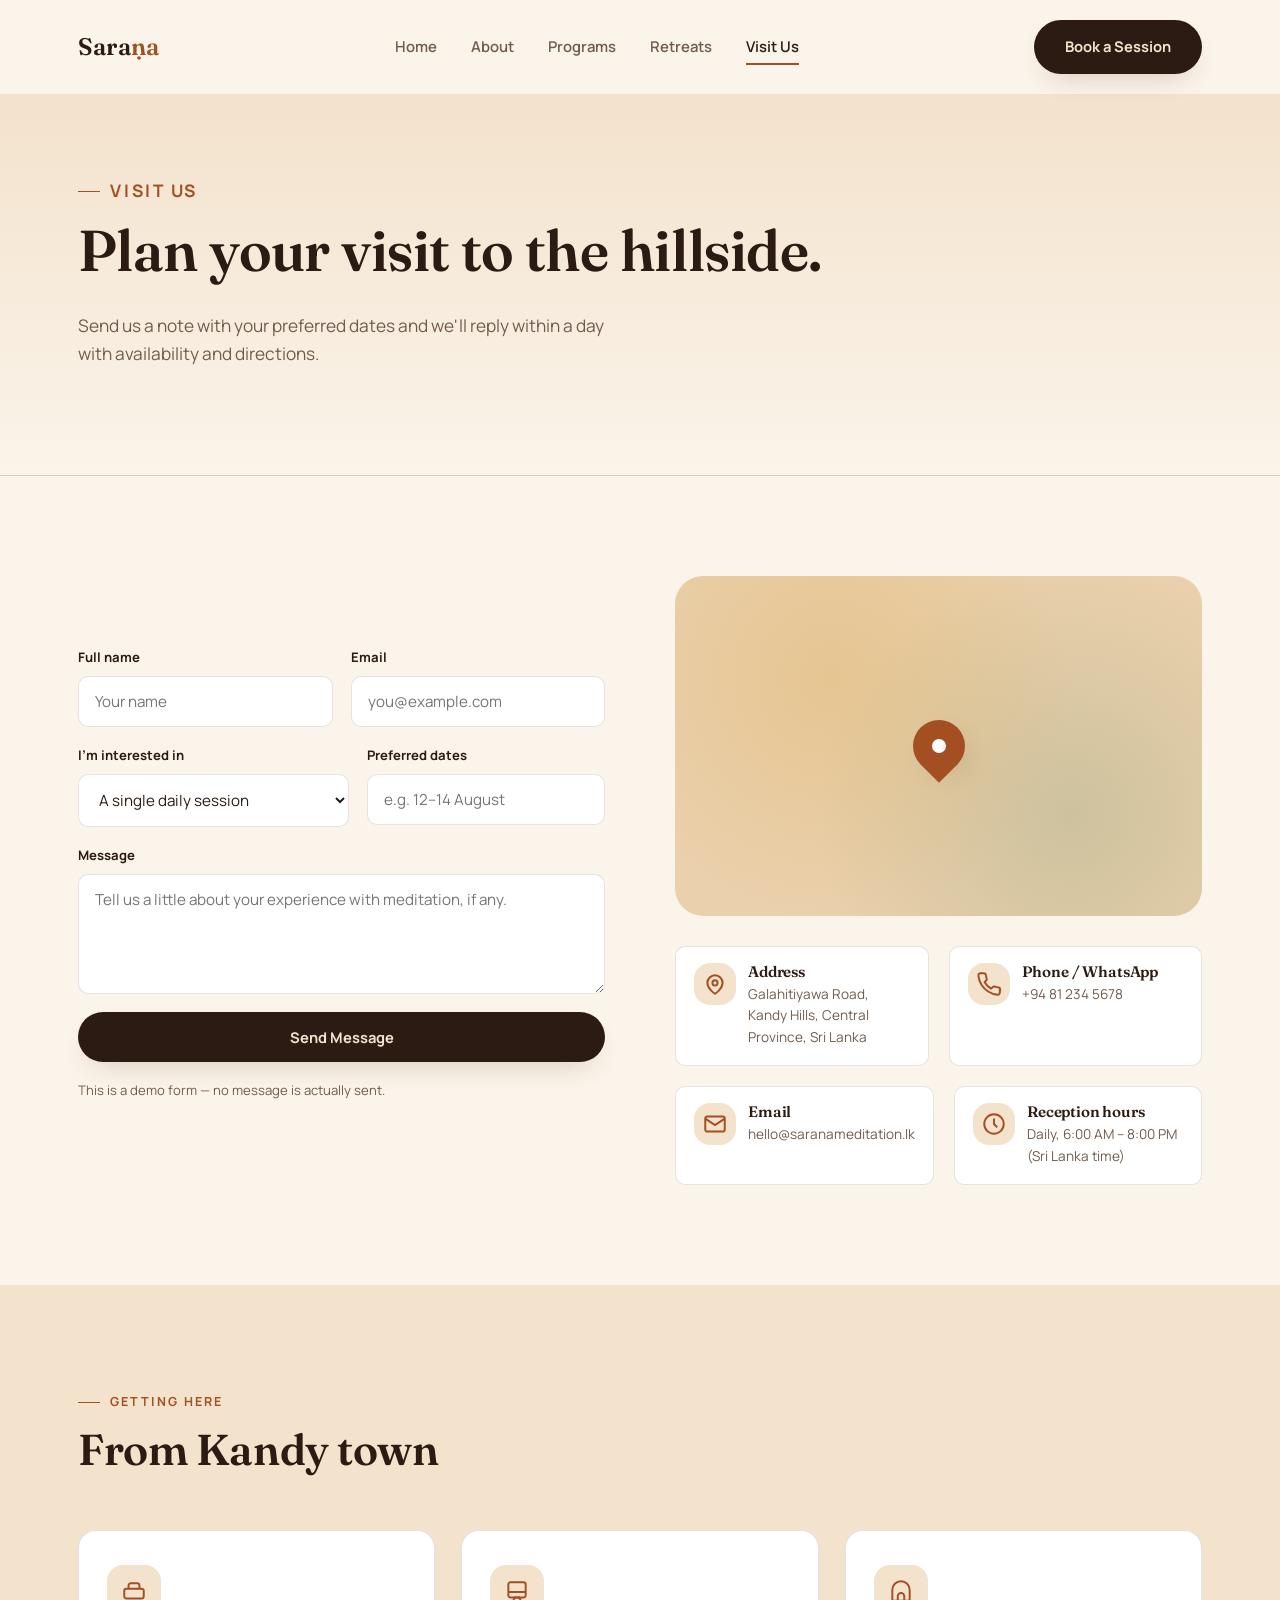
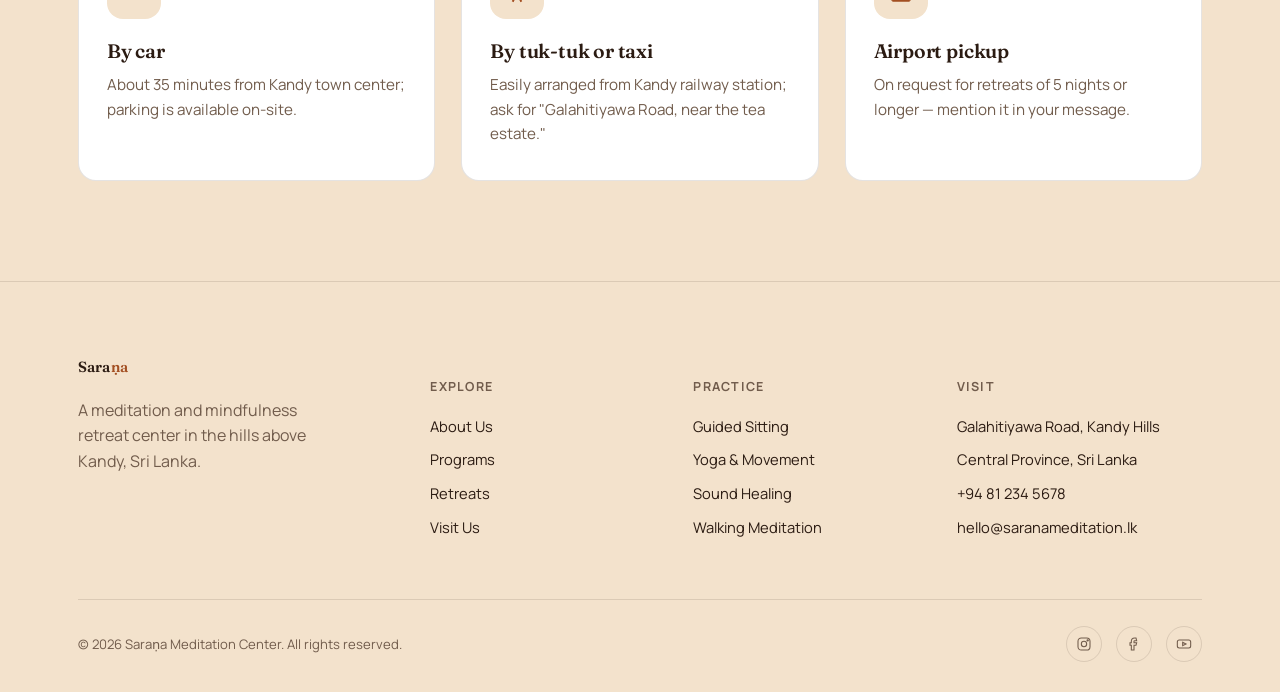
<file: contact.html>
<!DOCTYPE html>
<html lang="en">
<head>
<meta charset="UTF-8">
<meta name="viewport" content="width=device-width, initial-scale=1.0">
<title>Visit Us — Saraṇa Meditation Center</title>
<meta name="description" content="Plan your visit, book a session, or ask a question — get in touch with Saraṇa Meditation Center in Kandy, Sri Lanka.">
<link rel="preconnect" href="https://fonts.googleapis.com">
<link href="https://fonts.googleapis.com/css2?family=Fraunces:ital,wght@0,400;0,500;0,600;1,500&family=Manrope:wght@400;500;600;700;800&display=swap" rel="stylesheet">
<link rel="stylesheet" href="style.css">
</head>
<body>

<div id="preloader" aria-hidden="true">
  <div class="preloader-mark">
    <div class="preloader-ring"></div>
    <div class="preloader-bud"></div>
  </div>
  <span class="preloader-word">Sara<b>ṇa</b></span>
</div>
<div class="cursor-dot" id="cursorDot" aria-hidden="true"></div>

<header class="site-header">
  <div class="container nav-wrap">
    <a href="index.html" class="logo">Sara<span>ṇa</span></a>
    <nav class="nav-links">
      <a href="index.html">Home</a>
      <a href="about.html">About</a>
      <a href="services.html">Programs</a>
      <a href="retreats.html">Retreats</a>
      <a href="contact.html">Visit Us</a>
    </nav>
    <a href="contact.html" class="btn btn-primary nav-cta">Book a Session</a>
    <button class="nav-toggle" aria-label="Toggle menu"><span></span></button>
  </div>
</header>

<main>

  <section class="page-hero">
    <div class="container">
      <p class="eyebrow">Visit Us</p>
      <h1>Plan your visit to the hillside.</h1>
      <p>Send us a note with your preferred dates and we'll reply within a day with availability and directions.</p>
    </div>
  </section>

  <section>
    <div class="container split">

      <div class="reveal">
        <form id="contact-form" class="form-grid">
          <div class="row-2">
            <div class="field">
              <label for="name">Full name</label>
              <input id="name" name="name" type="text" placeholder="Your name" required>
            </div>
            <div class="field">
              <label for="email">Email</label>
              <input id="email" name="email" type="email" placeholder="you@example.com" required>
            </div>
          </div>
          <div class="row-2">
            <div class="field">
              <label for="program">I'm interested in</label>
              <select id="program" name="program">
                <option>A single daily session</option>
                <option>Reset Weekend retreat</option>
                <option>Deep Stillness Retreat (5 days)</option>
                <option>Long Silent Retreat (10 days)</option>
                <option>Corporate mindfulness</option>
              </select>
            </div>
            <div class="field">
              <label for="dates">Preferred dates</label>
              <input id="dates" name="dates" type="text" placeholder="e.g. 12–14 August">
            </div>
          </div>
          <div class="field">
            <label for="message">Message</label>
            <textarea id="message" name="message" placeholder="Tell us a little about your experience with meditation, if any."></textarea>
          </div>
          <button type="submit" class="btn btn-primary">Send Message</button>
          <p class="small-note">This is a demo form — no message is actually sent.</p>
        </form>
      </div>

      <div class="reveal">
        <div class="map-panel">
          <div class="map-pin"></div>
        </div>
        <div class="info-strip">
          <div class="info-chip">
            <div class="card-icon"><svg viewBox="0 0 24 24" fill="none" stroke="currentColor" stroke-width="1.8"><path d="M12 21s-7-4.5-7-10a7 7 0 0 1 14 0c0 5.5-7 10-7 10z"/><circle cx="12" cy="11" r="2.4"/></svg></div>
            <div><h4>Address</h4><p>Galahitiyawa Road, Kandy Hills, Central Province, Sri Lanka</p></div>
          </div>
          <div class="info-chip">
            <div class="card-icon"><svg viewBox="0 0 24 24" fill="none" stroke="currentColor" stroke-width="1.8"><path d="M22 16.9v3a2 2 0 0 1-2.2 2 19.8 19.8 0 0 1-8.6-3 19.5 19.5 0 0 1-6-6 19.8 19.8 0 0 1-3-8.7A2 2 0 0 1 4.1 2h3a2 2 0 0 1 2 1.7c.1 1 .3 2 .7 3a2 2 0 0 1-.4 2.1L8 10.3a16 16 0 0 0 6 6l1.5-1.5a2 2 0 0 1 2.1-.4c1 .4 2 .6 3 .7a2 2 0 0 1 1.7 2z"/></svg></div>
            <div><h4>Phone / WhatsApp</h4><p>+94 81 234 5678</p></div>
          </div>
          <div class="info-chip">
            <div class="card-icon"><svg viewBox="0 0 24 24" fill="none" stroke="currentColor" stroke-width="1.8"><rect x="3" y="5" width="18" height="14" rx="2"/><path d="M3 7l9 6 9-6"/></svg></div>
            <div><h4>Email</h4><p>hello@saranameditation.lk</p></div>
          </div>
          <div class="info-chip">
            <div class="card-icon"><svg viewBox="0 0 24 24" fill="none" stroke="currentColor" stroke-width="1.8"><circle cx="12" cy="12" r="9"/><path d="M12 7v5l3 3"/></svg></div>
            <div><h4>Reception hours</h4><p>Daily, 6:00 AM – 8:00 PM (Sri Lanka time)</p></div>
          </div>
        </div>
      </div>

    </div>
  </section>

  <section class="section-alt">
    <div class="container">
      <div class="section-head left">
        <p class="eyebrow">Getting Here</p>
        <h2>From Kandy town</h2>
      </div>
      <div class="grid grid-3 reveal-stagger">
        <div class="card reveal r-item">
          <div class="card-icon"><svg viewBox="0 0 24 24" fill="none" stroke="currentColor" stroke-width="1.8"><rect x="3" y="9" width="18" height="9" rx="2"/><path d="M7 9V6a2 2 0 0 1 2-2h6a2 2 0 0 1 2 2v3M7 15h.01M17 15h.01"/></svg></div>
          <h3>By car</h3>
          <p>About 35 minutes from Kandy town center; parking is available on-site.</p>
        </div>
        <div class="card reveal r-item">
          <div class="card-icon"><svg viewBox="0 0 24 24" fill="none" stroke="currentColor" stroke-width="1.8"><rect x="4" y="3" width="16" height="14" rx="2"/><path d="M4 12h16M8 21l2-4h4l2 4"/></svg></div>
          <h3>By tuk-tuk or taxi</h3>
          <p>Easily arranged from Kandy railway station; ask for "Galahitiyawa Road, near the tea estate."</p>
        </div>
        <div class="card reveal r-item">
          <div class="card-icon"><svg viewBox="0 0 24 24" fill="none" stroke="currentColor" stroke-width="1.8"><path d="M4 20V10a8 8 0 0 1 16 0v10M4 20h16M9 20v-4a3 3 0 0 1 6 0v4"/></svg></div>
          <h3>Airport pickup</h3>
          <p>On request for retreats of 5 nights or longer — mention it in your message.</p>
        </div>
      </div>
    </div>
  </section>

</main>

<footer class="site-footer">
  <div class="container">
    <div class="footer-grid">
      <div>
        <a href="index.html" class="logo">Sara<span>ṇa</span></a>
        <p class="mt-40" style="margin-top:18px;max-width:260px;">A meditation and mindfulness retreat center in the hills above Kandy, Sri Lanka.</p>
      </div>
      <div>
        <h5>Explore</h5>
        <a href="about.html">About Us</a>
        <a href="services.html">Programs</a>
        <a href="retreats.html">Retreats</a>
        <a href="contact.html">Visit Us</a>
      </div>
      <div>
        <h5>Practice</h5>
        <a href="services.html">Guided Sitting</a>
        <a href="services.html">Yoga & Movement</a>
        <a href="services.html">Sound Healing</a>
        <a href="services.html">Walking Meditation</a>
      </div>
      <div>
        <h5>Visit</h5>
        <li>Galahitiyawa Road, Kandy Hills</li>
        <li>Central Province, Sri Lanka</li>
        <li>+94 81 234 5678</li>
        <li>hello@saranameditation.lk</li>
      </div>
    </div>
    <div class="footer-bottom">
      <span>© <span id="year"></span> Saraṇa Meditation Center. All rights reserved.</span>
      <div class="footer-social">
        <a href="#" aria-label="Instagram"><svg viewBox="0 0 24 24" fill="none" stroke="currentColor" stroke-width="1.6"><rect x="3" y="3" width="18" height="18" rx="5"/><circle cx="12" cy="12" r="4"/><circle cx="17.5" cy="6.5" r="1"/></svg></a>
        <a href="#" aria-label="Facebook"><svg viewBox="0 0 24 24" fill="none" stroke="currentColor" stroke-width="1.6"><path d="M15 3h-2a5 5 0 0 0-5 5v2H6v4h2v7h4v-7h3l1-4h-4V8a1 1 0 0 1 1-1h3z"/></svg></a>
        <a href="#" aria-label="YouTube"><svg viewBox="0 0 24 24" fill="none" stroke="currentColor" stroke-width="1.6"><rect x="2" y="6" width="20" height="12" rx="3"/><path d="M10 9.5l5 2.5-5 2.5z"/></svg></a>
      </div>
    </div>
  </div>
</footer>

<script src="script.js"></script>
</body>
</html>
</file>
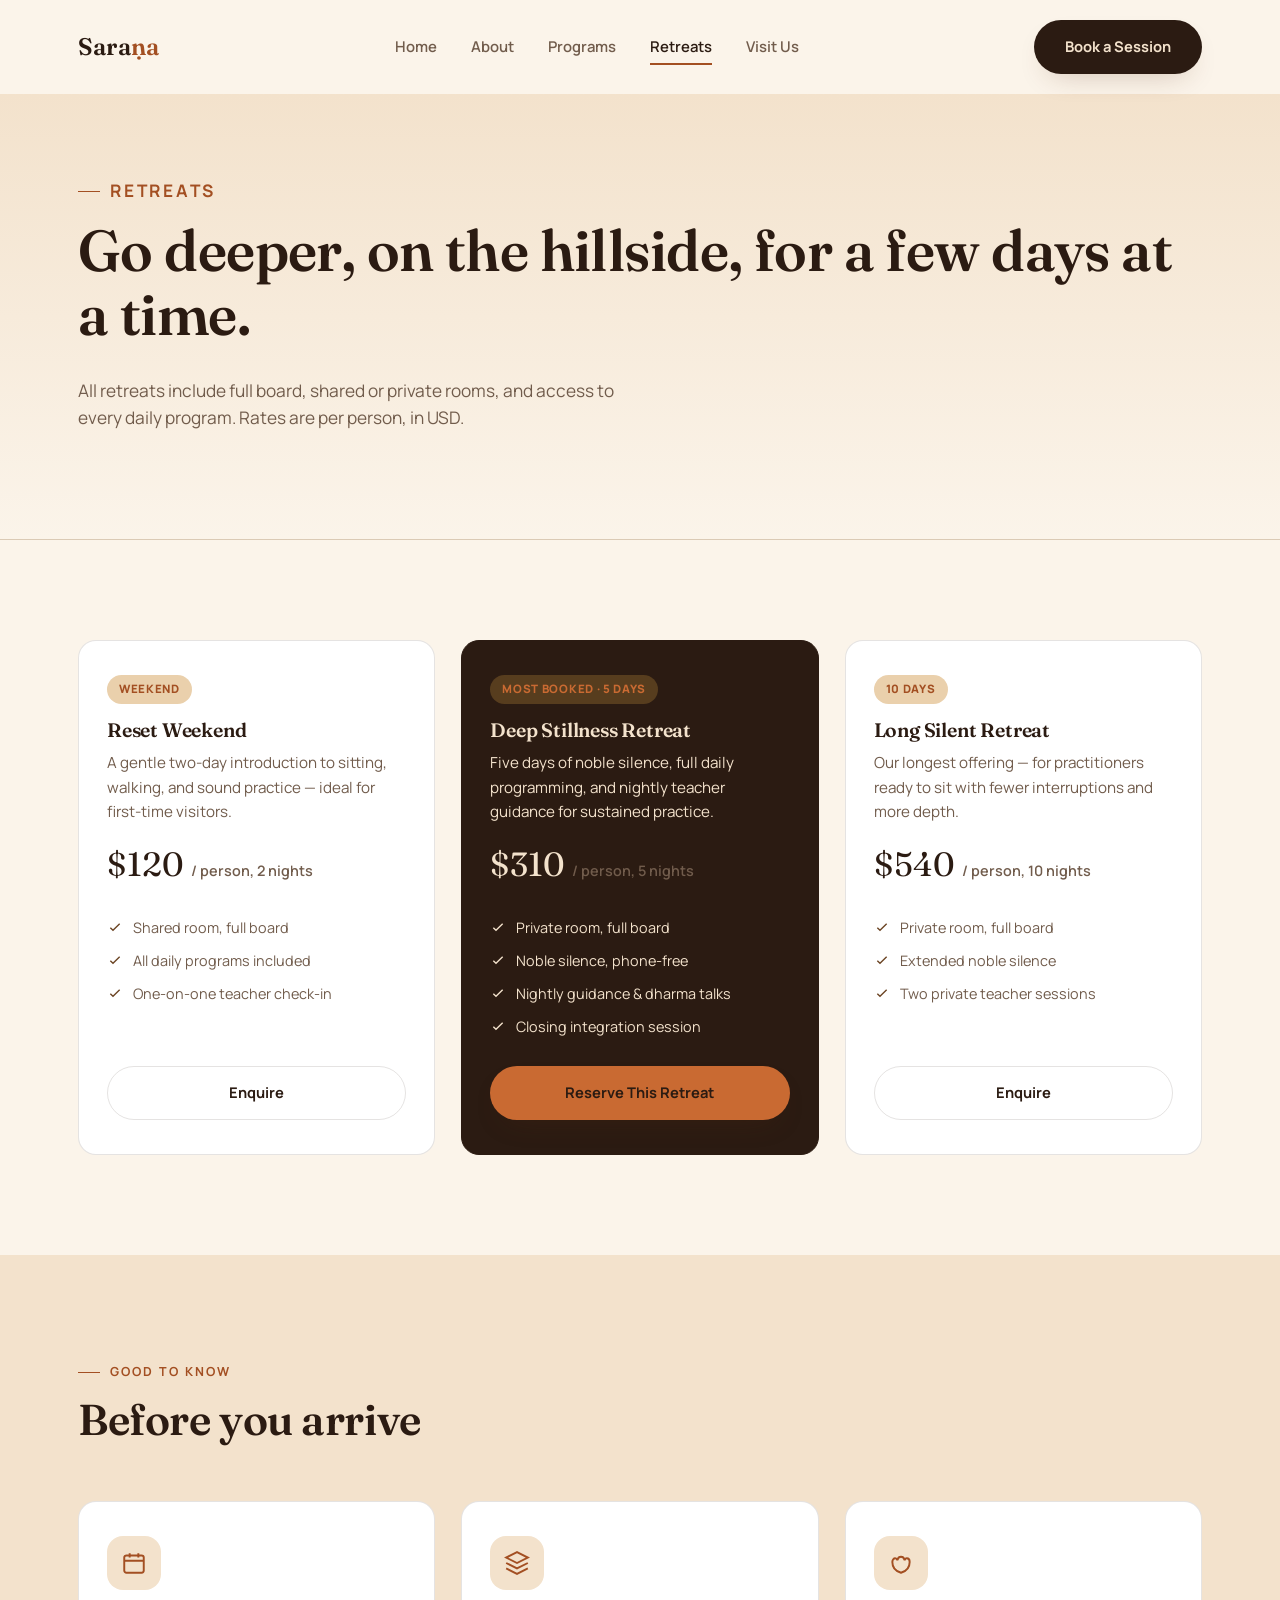
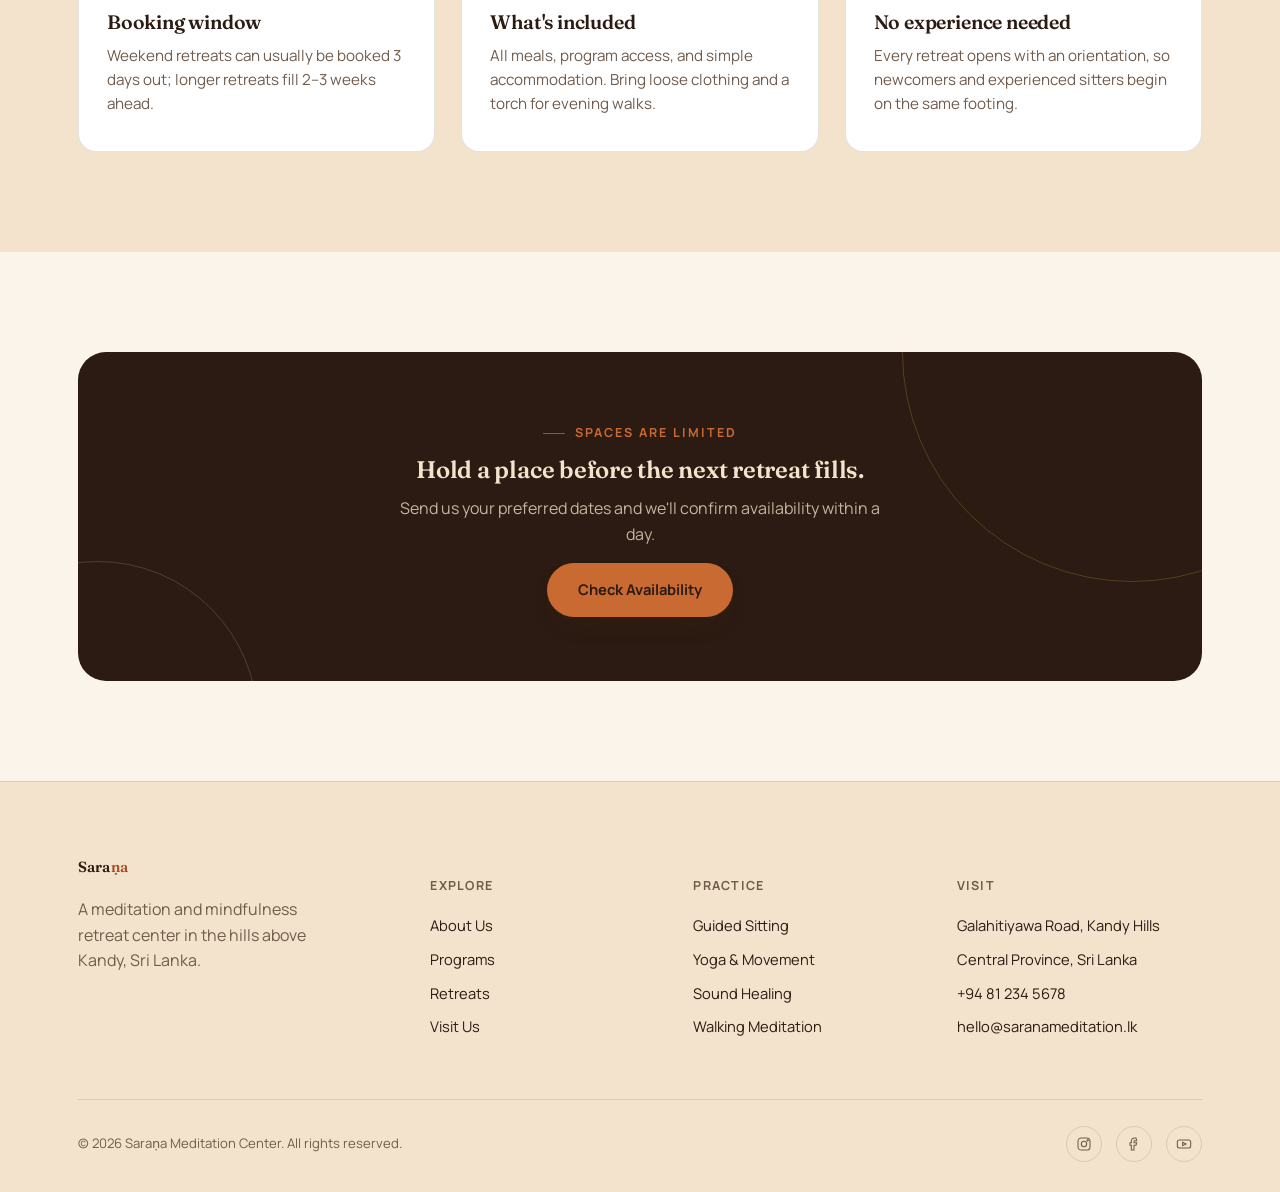
<file: retreats.html>
<!DOCTYPE html>
<html lang="en">
<head>
<meta charset="UTF-8">
<meta name="viewport" content="width=device-width, initial-scale=1.0">
<title>Retreats — Saraṇa Meditation Center</title>
<meta name="description" content="Weekend, five-day, and silent retreat programs at Saraṇa Meditation Center in the hills above Kandy, Sri Lanka.">
<link rel="preconnect" href="https://fonts.googleapis.com">
<link href="https://fonts.googleapis.com/css2?family=Fraunces:ital,wght@0,400;0,500;0,600;1,500&family=Manrope:wght@400;500;600;700;800&display=swap" rel="stylesheet">
<link rel="stylesheet" href="style.css">
</head>
<body>

<div id="preloader" aria-hidden="true">
  <div class="preloader-mark">
    <div class="preloader-ring"></div>
    <div class="preloader-bud"></div>
  </div>
  <span class="preloader-word">Sara<b>ṇa</b></span>
</div>
<div class="cursor-dot" id="cursorDot" aria-hidden="true"></div>

<header class="site-header">
  <div class="container nav-wrap">
    <a href="index.html" class="logo">Sara<span>ṇa</span></a>
    <nav class="nav-links">
      <a href="index.html">Home</a>
      <a href="about.html">About</a>
      <a href="services.html">Programs</a>
      <a href="retreats.html">Retreats</a>
      <a href="contact.html">Visit Us</a>
    </nav>
    <a href="contact.html" class="btn btn-primary nav-cta">Book a Session</a>
    <button class="nav-toggle" aria-label="Toggle menu"><span></span></button>
  </div>
</header>

<main>

  <section class="page-hero">
    <div class="container">
      <p class="eyebrow">Retreats</p>
      <h1>Go deeper, on the hillside, for a few days at a time.</h1>
      <p>All retreats include full board, shared or private rooms, and access to every daily program. Rates are per person, in USD.</p>
    </div>
  </section>

  <section>
    <div class="container">
      <div class="grid grid-3 reveal-stagger">

        <div class="card retreat-card reveal r-item">
          <span class="tag">Weekend</span>
          <h3>Reset Weekend</h3>
          <p>A gentle two-day introduction to sitting, walking, and sound practice — ideal for first-time visitors.</p>
          <div class="price">$120 <small>/ person, 2 nights</small></div>
          <ul>
            <li><svg viewBox="0 0 24 24" fill="none" stroke="currentColor" stroke-width="2"><path d="M5 13l4 4L19 7"/></svg>Shared room, full board</li>
            <li><svg viewBox="0 0 24 24" fill="none" stroke="currentColor" stroke-width="2"><path d="M5 13l4 4L19 7"/></svg>All daily programs included</li>
            <li><svg viewBox="0 0 24 24" fill="none" stroke="currentColor" stroke-width="2"><path d="M5 13l4 4L19 7"/></svg>One-on-one teacher check-in</li>
          </ul>
          <a href="contact.html" class="btn btn-ghost">Enquire</a>
        </div>

        <div class="card retreat-card featured reveal r-item">
          <span class="tag">Most Booked · 5 Days</span>
          <h3>Deep Stillness Retreat</h3>
          <p>Five days of noble silence, full daily programming, and nightly teacher guidance for sustained practice.</p>
          <div class="price">$310 <small>/ person, 5 nights</small></div>
          <ul>
            <li><svg viewBox="0 0 24 24" fill="none" stroke="currentColor" stroke-width="2"><path d="M5 13l4 4L19 7"/></svg>Private room, full board</li>
            <li><svg viewBox="0 0 24 24" fill="none" stroke="currentColor" stroke-width="2"><path d="M5 13l4 4L19 7"/></svg>Noble silence, phone-free</li>
            <li><svg viewBox="0 0 24 24" fill="none" stroke="currentColor" stroke-width="2"><path d="M5 13l4 4L19 7"/></svg>Nightly guidance & dharma talks</li>
            <li><svg viewBox="0 0 24 24" fill="none" stroke="currentColor" stroke-width="2"><path d="M5 13l4 4L19 7"/></svg>Closing integration session</li>
          </ul>
          <a href="contact.html" class="btn btn-primary">Reserve This Retreat</a>
        </div>

        <div class="card retreat-card reveal r-item">
          <span class="tag">10 Days</span>
          <h3>Long Silent Retreat</h3>
          <p>Our longest offering — for practitioners ready to sit with fewer interruptions and more depth.</p>
          <div class="price">$540 <small>/ person, 10 nights</small></div>
          <ul>
            <li><svg viewBox="0 0 24 24" fill="none" stroke="currentColor" stroke-width="2"><path d="M5 13l4 4L19 7"/></svg>Private room, full board</li>
            <li><svg viewBox="0 0 24 24" fill="none" stroke="currentColor" stroke-width="2"><path d="M5 13l4 4L19 7"/></svg>Extended noble silence</li>
            <li><svg viewBox="0 0 24 24" fill="none" stroke="currentColor" stroke-width="2"><path d="M5 13l4 4L19 7"/></svg>Two private teacher sessions</li>
          </ul>
          <a href="contact.html" class="btn btn-ghost">Enquire</a>
        </div>

      </div>
    </div>
  </section>

  <section class="section-alt">
    <div class="container">
      <div class="section-head left">
        <p class="eyebrow">Good to Know</p>
        <h2>Before you arrive</h2>
      </div>
      <div class="grid grid-3 reveal-stagger">
        <div class="card reveal r-item">
          <div class="card-icon"><svg viewBox="0 0 24 24" fill="none" stroke="currentColor" stroke-width="1.8"><rect x="3" y="5" width="18" height="16" rx="2"/><path d="M8 3v4M16 3v4M3 10h18"/></svg></div>
          <h3>Booking window</h3>
          <p>Weekend retreats can usually be booked 3 days out; longer retreats fill 2–3 weeks ahead.</p>
        </div>
        <div class="card reveal r-item">
          <div class="card-icon"><svg viewBox="0 0 24 24" fill="none" stroke="currentColor" stroke-width="1.8"><path d="M12 2L2 7l10 5 10-5-10-5zM2 17l10 5 10-5M2 12l10 5 10-5"/></svg></div>
          <h3>What's included</h3>
          <p>All meals, program access, and simple accommodation. Bring loose clothing and a torch for evening walks.</p>
        </div>
        <div class="card reveal r-item">
          <div class="card-icon"><svg viewBox="0 0 24 24" fill="none" stroke="currentColor" stroke-width="1.8"><path d="M12 21c-5-1.5-8-5.5-8-10 0-2 1.3-3.3 2.6-3.3 1 0 1.8.8 2 1.8.4-1.9 1.9-3.2 3.4-3.2s3 1.3 3.4 3.2c.2-1 1-1.8 2-1.8C18.7 7.7 20 9 20 11c0 4.5-3 8.5-8 10z"/></svg></div>
          <h3>No experience needed</h3>
          <p>Every retreat opens with an orientation, so newcomers and experienced sitters begin on the same footing.</p>
        </div>
      </div>
    </div>
  </section>

  <section>
    <div class="container">
      <div class="cta-band reveal">
        <div class="cta-ring"></div>
        <div class="cta-ring two"></div>
        <p class="eyebrow" style="justify-content:center;color:var(--gold)">Spaces Are Limited</p>
        <h2>Hold a place before the next retreat fills.</h2>
        <p>Send us your preferred dates and we'll confirm availability within a day.</p>
        <a href="contact.html" class="btn btn-primary">Check Availability</a>
      </div>
    </div>
  </section>

</main>

<footer class="site-footer">
  <div class="container">
    <div class="footer-grid">
      <div>
        <a href="index.html" class="logo">Sara<span>ṇa</span></a>
        <p class="mt-40" style="margin-top:18px;max-width:260px;">A meditation and mindfulness retreat center in the hills above Kandy, Sri Lanka.</p>
      </div>
      <div>
        <h5>Explore</h5>
        <a href="about.html">About Us</a>
        <a href="services.html">Programs</a>
        <a href="retreats.html">Retreats</a>
        <a href="contact.html">Visit Us</a>
      </div>
      <div>
        <h5>Practice</h5>
        <a href="services.html">Guided Sitting</a>
        <a href="services.html">Yoga & Movement</a>
        <a href="services.html">Sound Healing</a>
        <a href="services.html">Walking Meditation</a>
      </div>
      <div>
        <h5>Visit</h5>
        <li>Galahitiyawa Road, Kandy Hills</li>
        <li>Central Province, Sri Lanka</li>
        <li>+94 81 234 5678</li>
        <li>hello@saranameditation.lk</li>
      </div>
    </div>
    <div class="footer-bottom">
      <span>© <span id="year"></span> Saraṇa Meditation Center. All rights reserved.</span>
      <div class="footer-social">
        <a href="#" aria-label="Instagram"><svg viewBox="0 0 24 24" fill="none" stroke="currentColor" stroke-width="1.6"><rect x="3" y="3" width="18" height="18" rx="5"/><circle cx="12" cy="12" r="4"/><circle cx="17.5" cy="6.5" r="1"/></svg></a>
        <a href="#" aria-label="Facebook"><svg viewBox="0 0 24 24" fill="none" stroke="currentColor" stroke-width="1.6"><path d="M15 3h-2a5 5 0 0 0-5 5v2H6v4h2v7h4v-7h3l1-4h-4V8a1 1 0 0 1 1-1h3z"/></svg></a>
        <a href="#" aria-label="YouTube"><svg viewBox="0 0 24 24" fill="none" stroke="currentColor" stroke-width="1.6"><rect x="2" y="6" width="20" height="12" rx="3"/><path d="M10 9.5l5 2.5-5 2.5z"/></svg></a>
      </div>
    </div>
  </div>
</footer>

<script src="script.js"></script>
</body>
</html>
</file>
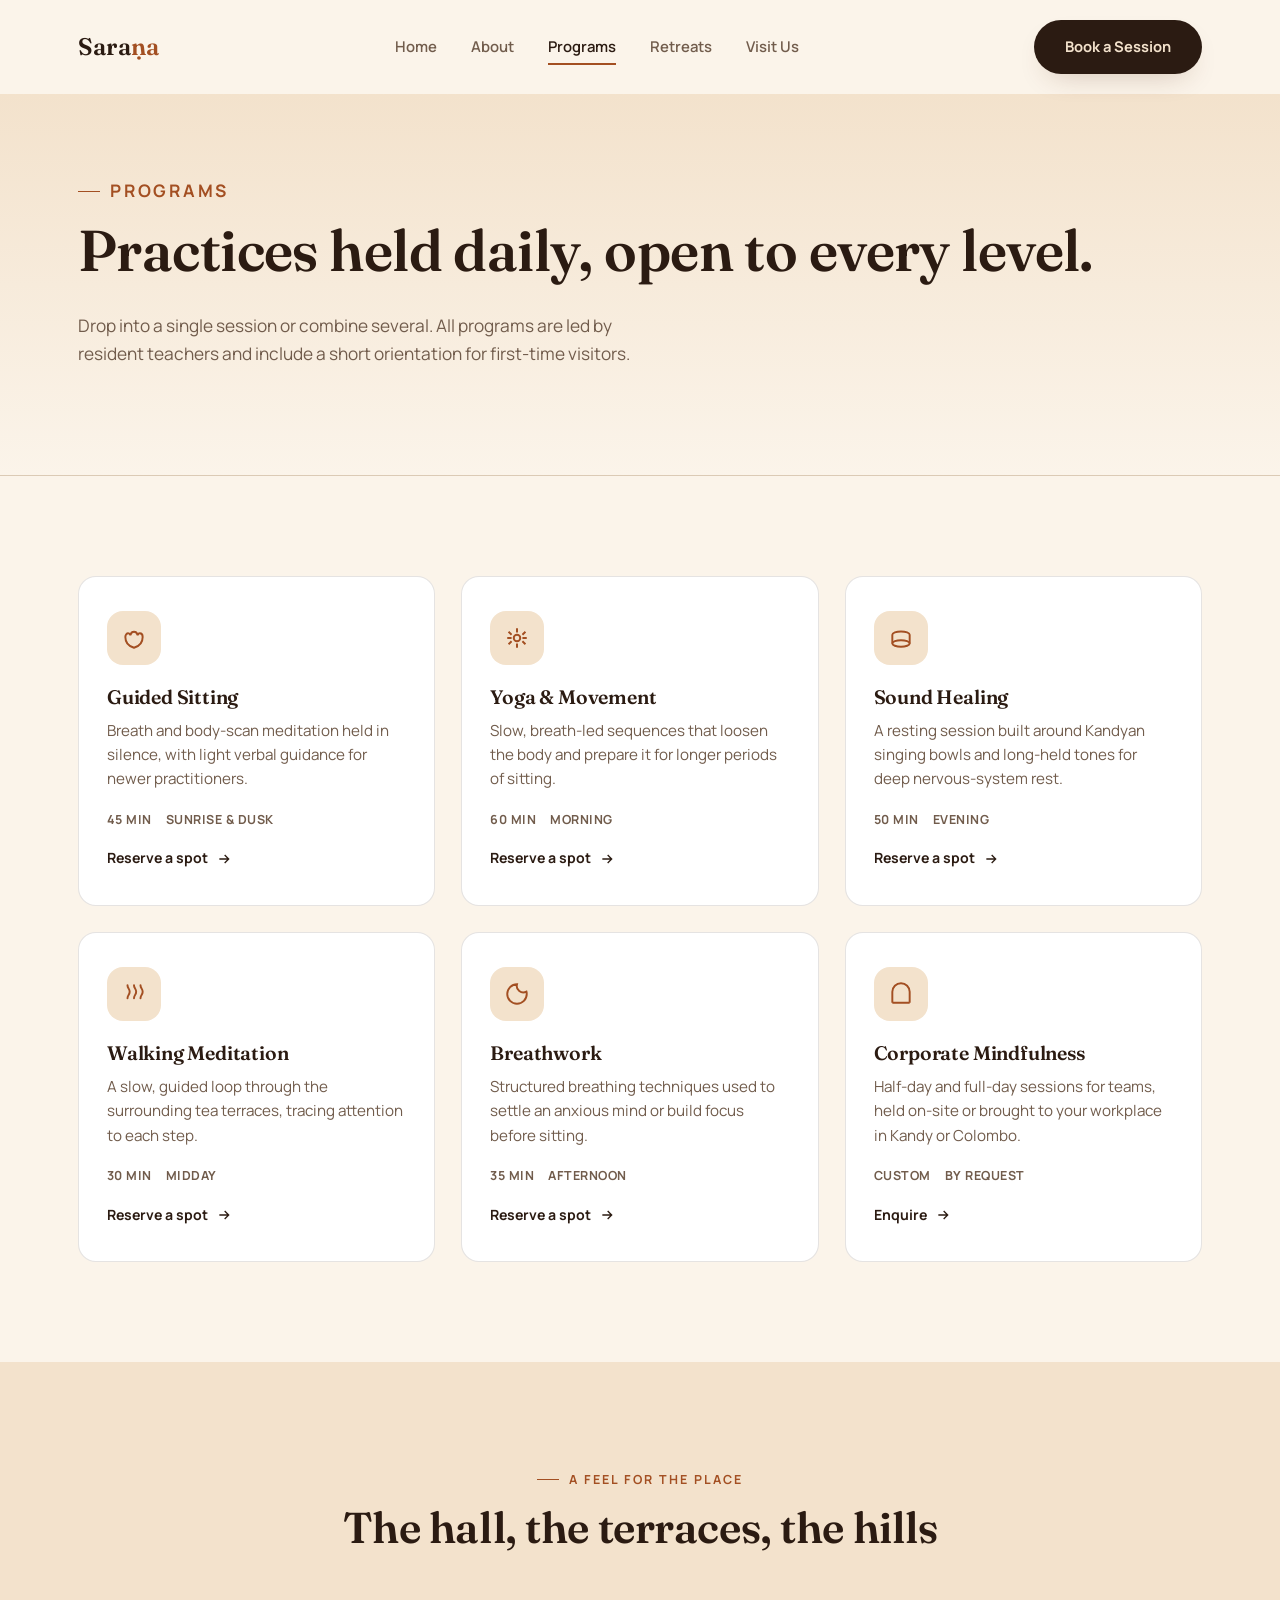
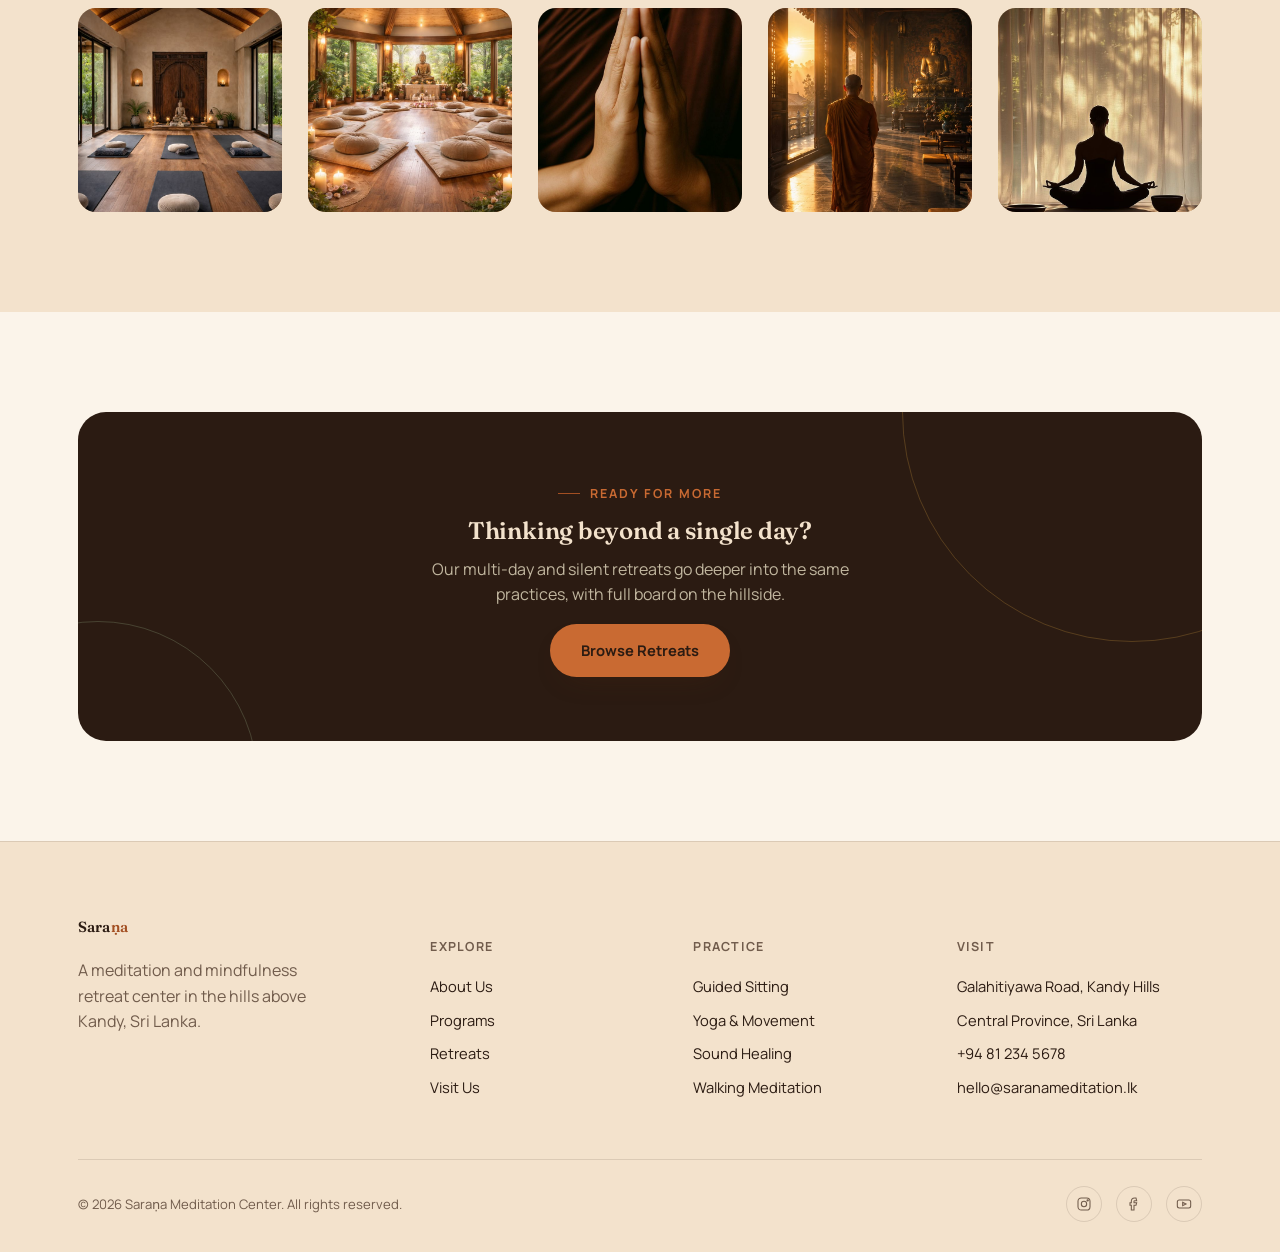
<file: services.html>
<!DOCTYPE html>
<html lang="en">
<head>
<meta charset="UTF-8">
<meta name="viewport" content="width=device-width, initial-scale=1.0">
<title>Programs — Saraṇa Meditation Center</title>
<meta name="description" content="Daily meditation, yoga, sound healing, and mindfulness programs at Saraṇa Meditation Center in Kandy, Sri Lanka.">
<link rel="preconnect" href="https://fonts.googleapis.com">
<link href="https://fonts.googleapis.com/css2?family=Fraunces:ital,wght@0,400;0,500;0,600;1,500&family=Manrope:wght@400;500;600;700;800&display=swap" rel="stylesheet">
<link rel="stylesheet" href="style.css">
</head>
<body>

<div id="preloader" aria-hidden="true">
  <div class="preloader-mark">
    <div class="preloader-ring"></div>
    <div class="preloader-bud"></div>
  </div>
  <span class="preloader-word">Sara<b>ṇa</b></span>
</div>
<div class="cursor-dot" id="cursorDot" aria-hidden="true"></div>

<header class="site-header">
  <div class="container nav-wrap">
    <a href="index.html" class="logo">Sara<span>ṇa</span></a>
    <nav class="nav-links">
      <a href="index.html">Home</a>
      <a href="about.html">About</a>
      <a href="services.html">Programs</a>
      <a href="retreats.html">Retreats</a>
      <a href="contact.html">Visit Us</a>
    </nav>
    <a href="contact.html" class="btn btn-primary nav-cta">Book a Session</a>
    <button class="nav-toggle" aria-label="Toggle menu"><span></span></button>
  </div>
</header>

<main>

  <section class="page-hero">
    <div class="container">
      <p class="eyebrow">Programs</p>
      <h1>Practices held daily, open to every level.</h1>
      <p>Drop into a single session or combine several. All programs are led by resident teachers and include a short orientation for first-time visitors.</p>
    </div>
  </section>

  <section>
    <div class="container">
      <div class="grid grid-3 reveal-stagger">

        <div class="card reveal r-item">
          <div class="card-icon"><svg viewBox="0 0 24 24" fill="none" stroke="currentColor" stroke-width="1.8"><path d="M12 21c-5-1.5-8-5.5-8-10 0-2 1.3-3.3 2.6-3.3 1 0 1.8.8 2 1.8.4-1.9 1.9-3.2 3.4-3.2s3 1.3 3.4 3.2c.2-1 1-1.8 2-1.8C18.7 7.7 20 9 20 11c0 4.5-3 8.5-8 10z"/></svg></div>
          <h3>Guided Sitting</h3>
          <p>Breath and body-scan meditation held in silence, with light verbal guidance for newer practitioners.</p>
          <span class="card-meta"><span>45 min</span><span>Sunrise & Dusk</span></span>
          <a href="contact.html" class="card-link">Reserve a spot
            <svg viewBox="0 0 24 24" fill="none" stroke="currentColor" stroke-width="2"><path d="M5 12h14M13 6l6 6-6 6"/></svg>
          </a>
        </div>

        <div class="card reveal r-item">
          <div class="card-icon"><svg viewBox="0 0 24 24" fill="none" stroke="currentColor" stroke-width="1.8"><path d="M12 3v4M12 17v4M4.2 6.2l2.8 2.8M17 15l2.8 2.8M3 12h4M17 12h4M4.2 17.8L7 15M17 9l2.8-2.8"/><circle cx="12" cy="12" r="3"/></svg></div>
          <h3>Yoga & Movement</h3>
          <p>Slow, breath-led sequences that loosen the body and prepare it for longer periods of sitting.</p>
          <span class="card-meta"><span>60 min</span><span>Morning</span></span>
          <a href="contact.html" class="card-link">Reserve a spot
            <svg viewBox="0 0 24 24" fill="none" stroke="currentColor" stroke-width="2"><path d="M5 12h14M13 6l6 6-6 6"/></svg>
          </a>
        </div>

        <div class="card reveal r-item">
          <div class="card-icon"><svg viewBox="0 0 24 24" fill="none" stroke="currentColor" stroke-width="1.8"><ellipse cx="12" cy="17" rx="8" ry="3"/><path d="M4 17V9a8 3 0 0 1 16 0v8"/></svg></div>
          <h3>Sound Healing</h3>
          <p>A resting session built around Kandyan singing bowls and long-held tones for deep nervous-system rest.</p>
          <span class="card-meta"><span>50 min</span><span>Evening</span></span>
          <a href="contact.html" class="card-link">Reserve a spot
            <svg viewBox="0 0 24 24" fill="none" stroke="currentColor" stroke-width="2"><path d="M5 12h14M13 6l6 6-6 6"/></svg>
          </a>
        </div>

        <div class="card reveal r-item">
          <div class="card-icon"><svg viewBox="0 0 24 24" fill="none" stroke="currentColor" stroke-width="1.8"><path d="M6 4c0 3 2 3 2 6s-2 3-2 6M12 4c0 3 2 3 2 6s-2 3-2 6M18 4c0 3 2 3 2 6s-2 3-2 6" stroke-linecap="round"/></svg></div>
          <h3>Walking Meditation</h3>
          <p>A slow, guided loop through the surrounding tea terraces, tracing attention to each step.</p>
          <span class="card-meta"><span>30 min</span><span>Midday</span></span>
          <a href="contact.html" class="card-link">Reserve a spot
            <svg viewBox="0 0 24 24" fill="none" stroke="currentColor" stroke-width="2"><path d="M5 12h14M13 6l6 6-6 6"/></svg>
          </a>
        </div>

        <div class="card reveal r-item">
          <div class="card-icon"><svg viewBox="0 0 24 24" fill="none" stroke="currentColor" stroke-width="1.8"><path d="M12 3a9 9 0 1 0 9 9c0-.8-.1-1.5-.3-2.2A6 6 0 0 1 12 3z"/></svg></div>
          <h3>Breathwork</h3>
          <p>Structured breathing techniques used to settle an anxious mind or build focus before sitting.</p>
          <span class="card-meta"><span>35 min</span><span>Afternoon</span></span>
          <a href="contact.html" class="card-link">Reserve a spot
            <svg viewBox="0 0 24 24" fill="none" stroke="currentColor" stroke-width="2"><path d="M5 12h14M13 6l6 6-6 6"/></svg>
          </a>
        </div>

        <div class="card reveal r-item">
          <div class="card-icon"><svg viewBox="0 0 24 24" fill="none" stroke="currentColor" stroke-width="1.8"><path d="M4 20V10a8 8 0 0 1 16 0v10M4 20h16"/></svg></div>
          <h3>Corporate Mindfulness</h3>
          <p>Half-day and full-day sessions for teams, held on-site or brought to your workplace in Kandy or Colombo.</p>
          <span class="card-meta"><span>Custom</span><span>By request</span></span>
          <a href="contact.html" class="card-link">Enquire
            <svg viewBox="0 0 24 24" fill="none" stroke="currentColor" stroke-width="2"><path d="M5 12h14M13 6l6 6-6 6"/></svg>
          </a>
        </div>

      </div>
    </div>
  </section>

  <!-- ============ GALLERY ============ -->
  <section class="section-alt">
    <div class="container">
      <div class="section-head">
        <p class="eyebrow">A Feel for the Place</p>
        <h2>The hall, the terraces, the hills</h2>
      </div>
      <div class="grid grid-5 reveal-stagger">
        <div class="gallery-tile reveal r-item">
          <img src="images/yoga-studio-interior.jpeg" alt="Warm wooden meditation hall with floor cushions facing a carved shrine" loading="lazy">
        </div>
        <div class="gallery-tile reveal r-item">
          <img src="images/meditation-retreat-space.jpeg" alt="Circle of cushions around a Buddha statue in a glass pavilion" loading="lazy">
        </div>
        <div class="gallery-tile reveal r-item">
          <img src="images/praying-hands.jpeg" alt="Hands held together in a gesture of prayer" loading="lazy">
        </div>
        <div class="gallery-tile reveal r-item">
          <img src="images/temple-walk-monk.jpeg" alt="A monk walking through a sunlit temple hall at dawn" loading="lazy">
        </div>
        <div class="gallery-tile reveal r-item">
          <img src="images/meditation-silhouette.jpeg" alt="Silhouette of a person meditating before sheer curtains at sunset" loading="lazy">
        </div>
      </div>
    </div>
  </section>

  <section>
    <div class="container">
      <div class="cta-band reveal">
        <div class="cta-ring"></div>
        <div class="cta-ring two"></div>
        <p class="eyebrow" style="justify-content:center;color:var(--gold)">Ready for More</p>
        <h2>Thinking beyond a single day?</h2>
        <p>Our multi-day and silent retreats go deeper into the same practices, with full board on the hillside.</p>
        <a href="retreats.html" class="btn btn-primary">Browse Retreats</a>
      </div>
    </div>
  </section>

</main>

<footer class="site-footer">
  <div class="container">
    <div class="footer-grid">
      <div>
        <a href="index.html" class="logo">Sara<span>ṇa</span></a>
        <p class="mt-40" style="margin-top:18px;max-width:260px;">A meditation and mindfulness retreat center in the hills above Kandy, Sri Lanka.</p>
      </div>
      <div>
        <h5>Explore</h5>
        <a href="about.html">About Us</a>
        <a href="services.html">Programs</a>
        <a href="retreats.html">Retreats</a>
        <a href="contact.html">Visit Us</a>
      </div>
      <div>
        <h5>Practice</h5>
        <a href="services.html">Guided Sitting</a>
        <a href="services.html">Yoga & Movement</a>
        <a href="services.html">Sound Healing</a>
        <a href="services.html">Walking Meditation</a>
      </div>
      <div>
        <h5>Visit</h5>
        <li>Galahitiyawa Road, Kandy Hills</li>
        <li>Central Province, Sri Lanka</li>
        <li>+94 81 234 5678</li>
        <li>hello@saranameditation.lk</li>
      </div>
    </div>
    <div class="footer-bottom">
      <span>© <span id="year"></span> Saraṇa Meditation Center. All rights reserved.</span>
      <div class="footer-social">
        <a href="#" aria-label="Instagram"><svg viewBox="0 0 24 24" fill="none" stroke="currentColor" stroke-width="1.6"><rect x="3" y="3" width="18" height="18" rx="5"/><circle cx="12" cy="12" r="4"/><circle cx="17.5" cy="6.5" r="1"/></svg></a>
        <a href="#" aria-label="Facebook"><svg viewBox="0 0 24 24" fill="none" stroke="currentColor" stroke-width="1.6"><path d="M15 3h-2a5 5 0 0 0-5 5v2H6v4h2v7h4v-7h3l1-4h-4V8a1 1 0 0 1 1-1h3z"/></svg></a>
        <a href="#" aria-label="YouTube"><svg viewBox="0 0 24 24" fill="none" stroke="currentColor" stroke-width="1.6"><rect x="2" y="6" width="20" height="12" rx="3"/><path d="M10 9.5l5 2.5-5 2.5z"/></svg></a>
      </div>
    </div>
  </div>
</footer>

<script src="script.js"></script>
</body>
</html>
</file>
<file: style.css>
/* =========================================================
   SARAṆA MEDITATION CENTER — shared stylesheet
   Palette: warm cream / burnt terracotta / gold / deep maroon
   Type: Fraunces (display) + Manrope (body)
========================================================= */

:root{
  --bg:            #FBF4EA;
  --bg-alt:        #F3E2CC;   /* warm sand */
  --bg-alt-2:      #EAD0AC;   /* deeper sand */
  --gold:          #C96A32;   /* burnt terracotta accent */
  --gold-deep:     #A34F22;
  --sage:          #8A5A34;   /* warm umber accent */
  --sage-deep:     #6B4423;
  --ink:           #2B1B12;
  --ink-soft:      #715C4C;
  --line:          rgba(43,27,18,0.12);
  --white:         #FFFFFF;

  --font-display: "Fraunces", "Iowan Old Style", serif;
  --font-body:    "Manrope", -apple-system, BlinkMacSystemFont, sans-serif;

  --radius-lg: 28px;
  --radius-md: 18px;
  --radius-sm: 10px;

  --shadow-soft: 0 20px 60px -25px rgba(90, 45, 15, 0.4);
  --shadow-card: 0 12px 30px -15px rgba(90, 45, 15, 0.32);

  --ease: cubic-bezier(.22,.68,0,1);
}

@media (prefers-reduced-motion: reduce){
  *{ animation-duration: 0.001ms !important; animation-iteration-count: 1 !important; transition-duration: 0.001ms !important; scroll-behavior: auto !important; }
}

/* =========================================================
   PRELOADER
========================================================= */
#preloader{
  position: fixed; inset: 0; z-index: 10000;
  background: var(--bg);
  display: flex; flex-direction: column; align-items: center; justify-content: center;
  transition: opacity .7s var(--ease), visibility .7s var(--ease);
}
#preloader.is-hidden{ opacity: 0; visibility: hidden; pointer-events: none; }
.preloader-mark{
  position: relative;
  width: 56px; height: 56px;
  display: flex; align-items: center; justify-content: center;
}
.preloader-bud{
  width: 20px; height: 34px;
  background: linear-gradient(160deg, var(--gold), var(--gold-deep));
  border-radius: 60% 60% 18% 18%;
  box-shadow: 0 0 22px rgba(217,164,65,0.45);
  animation: preloaderPulse 1.5s ease-in-out infinite;
}
.preloader-ring{
  position: absolute; inset: -15px;
  border-radius: 50%;
  border: 2px solid rgba(201,106,50,0.15);
  border-top-color: var(--gold-deep);
  animation: preloaderSpin .9s linear infinite;
}
.preloader-word{
  margin-top: 18px;
  font-family: var(--font-display);
  font-style: italic;
  letter-spacing: 0.03em;
  font-size: 0.92rem;
  color: var(--ink-soft);
}
.preloader-word b{ color: var(--gold-deep); font-weight: 600; font-style: normal; }
@keyframes preloaderPulse{
  0%, 100%{ transform: scale(0.85); opacity: 0.75; }
  50%{ transform: scale(1.1); opacity: 1; }
}
@keyframes preloaderSpin{ to{ transform: rotate(360deg); } }

/* =========================================================
   CUSTOM CURSOR (desktop / fine-pointer only)
========================================================= */
body.has-custom-cursor,
body.has-custom-cursor a,
body.has-custom-cursor button,
body.has-custom-cursor .btn{ cursor: none; }
.cursor-dot{
  position: fixed; top: 0; left: 0;
  width: 8px; height: 8px;
  background: var(--gold-deep);
  border-radius: 50%;
  pointer-events: none;
  z-index: 9999;
  transform: translate(-50%, -50%);
  opacity: 0;
  transition: width .2s var(--ease), height .2s var(--ease), background .2s var(--ease), opacity .2s var(--ease);
}
.cursor-dot.is-active{ opacity: 1; }
.cursor-dot.is-hover{
  width: 36px; height: 36px;
  background: rgba(201,106,50,0.22);
  border: 1px solid var(--gold-deep);
}
@media (max-width: 880px){ .cursor-dot{ display: none; } }

*, *::before, *::after{ box-sizing: border-box; }
html{ scroll-behavior: smooth; }
body{
  margin: 0;
  background: var(--bg);
  color: var(--ink);
  font-family: var(--font-body);
  font-size: 16px;
  line-height: 1.6;
  -webkit-font-smoothing: antialiased;
}

img{ max-width: 100%; display: block; }
a{ color: inherit; text-decoration: none; }
ul{ list-style: none; margin: 0; padding: 0; }
h1,h2,h3,h4{
  font-family: var(--font-display);
  font-weight: 600;
  line-height: 1.12;
  margin: 0 0 0.5em;
  letter-spacing: -0.01em;
  color: var(--ink);
}
p{ margin: 0 0 1em; color: var(--ink-soft); }

:focus-visible{
  outline: 2px solid var(--gold-deep);
  outline-offset: 3px;
  border-radius: 4px;
}

.container{
  width: 100%;
  max-width: 1180px;
  margin: 0 auto;
  padding: 0 28px;
}

.eyebrow{
  display: inline-flex;
  align-items: center;
  gap: 10px;
  font-size: 0.78rem;
  letter-spacing: 0.16em;
  text-transform: uppercase;
  color: var(--gold-deep);
  font-weight: 700;
  margin-bottom: 14px;
}
.eyebrow::before{
  content: "";
  width: 22px; height: 1px;
  background: var(--gold-deep);
  display: inline-block;
}

/* =============== BUTTONS =============== */
.btn{
  display: inline-flex;
  align-items: center;
  justify-content: center;
  gap: 8px;
  padding: 14px 30px;
  border-radius: 999px;
  font-family: var(--font-body);
  font-weight: 700;
  font-size: 0.92rem;
  cursor: pointer;
  border: 1px solid transparent;
  transition: transform .35s var(--ease), box-shadow .35s var(--ease), background .35s var(--ease), color .35s var(--ease);
  white-space: nowrap;
}
.btn-primary{
  background: var(--ink);
  color: var(--bg-alt);
  box-shadow: var(--shadow-card);
}
.btn-primary:hover{ transform: translateY(-3px); box-shadow: 0 18px 34px -14px rgba(44,42,32,0.45); }
.btn-ghost{
  background: transparent;
  color: var(--ink);
  border-color: var(--line);
}
.btn-ghost:hover{ border-color: var(--ink); transform: translateY(-3px); }
.btn-light{
  background: var(--white);
  color: var(--ink);
}
.btn-light:hover{ transform: translateY(-3px); box-shadow: var(--shadow-card); }

/* =============== HEADER / NAV =============== */
.site-header{
  position: sticky;
  top: 0;
  z-index: 100;
  padding: 20px 0;
  background: rgba(255, 254, 250, 0);
  transition: background .4s var(--ease), box-shadow .4s var(--ease), padding .4s var(--ease);
}
.site-header.is-scrolled{
  background: rgba(255, 254, 250, 0.88);
  backdrop-filter: blur(14px);
  box-shadow: 0 1px 0 var(--line);
  padding: 14px 0;
}
.nav-wrap{
  display: flex;
  align-items: center;
  justify-content: space-between;
  gap: 20px;
}
.logo{
  font-family: var(--font-display);
  font-size: 1.5rem;
  font-weight: 600;
  letter-spacing: 0.01em;
}
.logo span{ color: var(--gold-deep); }
.nav-links{
  display: flex;
  align-items: center;
  gap: 34px;
}
.nav-links a{
  font-size: 0.93rem;
  font-weight: 600;
  color: var(--ink-soft);
  position: relative;
  padding: 4px 0;
  transition: color .3s;
}
.nav-links a::after{
  content:"";
  position:absolute; left:0; right:100%; bottom:-2px;
  height:2px; background: var(--gold-deep);
  transition: right .3s var(--ease);
}
.nav-links a:hover{ color: var(--ink); }
.nav-links a:hover::after{ right:0; }
.nav-links a.active{ color: var(--ink); }
.nav-links a.active::after{ right: 0; }

.nav-toggle{
  display: none;
  background: none; border: none; cursor: pointer;
  width: 40px; height: 40px;
  align-items: center; justify-content: center;
}
.nav-toggle span, .nav-toggle span::before, .nav-toggle span::after{
  content:""; display:block; width: 22px; height: 2px; background: var(--ink);
  position: relative; transition: transform .3s, opacity .3s;
}
.nav-toggle span::before{ position:absolute; top:-7px; }
.nav-toggle span::after{ position:absolute; top:7px; }

.nav-cta{ flex-shrink: 0; }

@media (max-width: 880px){
  .nav-links{
    position: fixed; inset: 0 0 0 auto;
    top: 0; height: 100vh; width: min(78vw, 340px);
    background: var(--bg-alt);
    flex-direction: column;
    justify-content: center;
    align-items: flex-start;
    padding: 40px;
    gap: 26px;
    transform: translateX(100%);
    transition: transform .45s var(--ease);
    box-shadow: -20px 0 50px rgba(0,0,0,0.12);
  }
  .nav-links.is-open{ transform: translateX(0); }
  .nav-links a{ font-size: 1.2rem; }
  .nav-toggle{ display: flex; z-index: 200; }
  .nav-cta{ display: none; }
  body.menu-open{ overflow: hidden; }
}

/* =============== HERO (shared inner-page hero) =============== */
.page-hero{
  padding: 80px 0 90px;
  background: linear-gradient(180deg, var(--bg-alt) 0%, var(--bg) 100%);
  text-align: left;
  border-bottom: 1px solid var(--line);
}
.page-hero h1{
  font-size: clamp(2.4rem, 5vw, 3.6rem);
}
.page-hero p{ max-width: 560px; font-size: 1.08rem; }

/* =============== HOME HERO (split photo) =============== */
.hero-split{
  position: relative;
  overflow: hidden;
  background: var(--ink);
}
.hero-split-media{
  position: absolute; inset: 0;
  background-size: cover;
  background-position: center;
}
.hero-split-scrim{
  position: absolute; inset: 0;
  background: linear-gradient(100deg, rgba(27,17,11,0.92) 0%, rgba(27,17,11,0.68) 42%, rgba(201,106,50,0.62) 100%);
}
.hero-split-grid{
  position: relative; z-index: 2;
  display: grid;
  grid-template-columns: 1.15fr 0.85fr;
  gap: 60px;
  align-items: center;
  min-height: 86vh;
  padding: 150px 28px 110px;
}
.hero-split-text .eyebrow{ color: var(--gold); }
.hero-split-text .eyebrow::before{ background: var(--gold); }
.hero-split-text h1{
  font-size: clamp(2.8rem, 6.4vw, 5rem);
  color: #fff;
  margin-bottom: 22px;
}
.hero-split-text h1 em{ font-style: italic; color: var(--gold); }
.hero-split-sub{
  max-width: 480px;
  font-size: 1.08rem;
  color: rgba(255,255,255,0.78);
  margin-bottom: 36px;
}
.hero-split-ctas{ display: flex; gap: 16px; flex-wrap: wrap; }
.btn-ghost-light{
  background: transparent;
  color: #fff;
  border: 1px solid rgba(255,255,255,0.4);
}
.btn-ghost-light:hover{ border-color: #fff; transform: translateY(-3px); }

.hero-split-visual{ position: relative; }
.hero-split-photo{
  aspect-ratio: 3 / 4;
  border-radius: var(--radius-lg);
  background-size: cover;
  background-position: center;
  box-shadow: var(--shadow-soft);
  border: 6px solid rgba(255,255,255,0.08);
}
.hero-monk-emblem{
  position: absolute;
  left: -46px; bottom: 36px;
  width: 148px; height: 148px;
  border-radius: 50%;
  background: var(--bg);
  box-shadow: var(--shadow-soft);
  display: flex; align-items: center; justify-content: center;
  z-index: 5;
  overflow: hidden;
  cursor: pointer;
  transition: box-shadow .3s var(--ease);
}
.hero-monk-emblem:hover,
.hero-monk-emblem:focus-visible{
  box-shadow: 0 20px 60px -20px rgba(90,45,15,0.55);
  outline: none;
}
.hero-monk-emblem:focus-visible{ box-shadow: var(--shadow-soft), 0 0 0 3px rgba(201,106,50,0.45); }
.hero-monk-emblem.is-entering{ animation: emblemEntrance 1.1s var(--ease) both; }
@keyframes emblemEntrance{
  0%{ transform: scale(0.75); opacity: 0; }
  100%{ transform: scale(1); opacity: 1; }
}
.hero-particles{ position: absolute; inset: 0; pointer-events: none; z-index: 4; overflow: visible; }
.hero-particle{
  position: absolute;
  width: 4px; height: 4px;
  border-radius: 50%;
  background: var(--gold);
  opacity: 0;
  animation: particleFloat linear infinite;
}
@keyframes particleFloat{
  0%{ transform: translateY(0) scale(1); opacity: 0; }
  15%{ opacity: .55; }
  85%{ opacity: .4; }
  100%{ transform: translateY(-70px) scale(.4); opacity: 0; }
}

/* singing bowl scene inside the badge */
.bowl-scene{ position: relative; width: 100%; height: 100%; }
.singing-bowl{
  position: absolute;
  left: 50%; top: 50%;
  width: 78px; height: auto;
  transform: translate(-50%,-52%);
  filter: drop-shadow(0 6px 10px rgba(90,45,15,0.28));
  animation: bowlPulse 3.6s ease-in-out infinite;
  transform-origin: center;
}
.bowl-mallet{
  position: absolute;
  right: 20px; top: 46%;
  width: 36px; height: 5px;
  border-radius: 3px;
  background: linear-gradient(to right, var(--sage-deep), var(--sage));
  transform-origin: right center;
  transform: rotate(-16deg);
  animation: malletTap 3.6s ease-in-out infinite;
  z-index: 3;
}
.bowl-ring{
  position: absolute;
  left: 50%; top: 46%;
  width: 62px; height: 62px;
  margin: -31px 0 0 -31px;
  border-radius: 50%;
  border: 1.5px solid var(--gold);
  opacity: 0;
  animation: bowlRing 3.6s ease-out infinite;
}
.ring-2{ animation-delay: 1.2s; }
.ring-3{ animation-delay: 2.4s; }
@keyframes bowlRing{
  0%{ transform: scale(0.45); opacity: 0.5; }
  70%{ opacity: 0.12; }
  100%{ transform: scale(1.9); opacity: 0; }
}
@keyframes bowlPulse{
  0%, 100%{ transform: translate(-50%,-52%) scale(1); }
  4%{ transform: translate(-50%,-52%) scale(1.045); }
  10%{ transform: translate(-50%,-52%) scale(1); }
}
@keyframes malletTap{
  0%, 100%{ transform: rotate(-16deg); }
  4%{ transform: rotate(-27deg); }
  9%{ transform: rotate(-16deg); }
}
.bowl-scene.is-struck .singing-bowl{ animation: bowlPulseStrike 0.7s ease-out; }
.bowl-scene.is-struck .bowl-mallet{ animation: malletTapStrike 0.5s ease-out; }
.bowl-scene.is-struck .bowl-ring{ animation: bowlRingStrike 2.4s ease-out; animation-delay: 0s !important; }
@keyframes bowlPulseStrike{
  0%{ transform: translate(-50%,-52%) scale(1); }
  15%{ transform: translate(-50%,-52%) scale(1.09); }
  100%{ transform: translate(-50%,-52%) scale(1); }
}
@keyframes malletTapStrike{
  0%{ transform: rotate(-16deg); }
  20%{ transform: rotate(-34deg); }
  100%{ transform: rotate(-16deg); }
}
@keyframes bowlRingStrike{
  0%{ transform: scale(0.4); opacity: 0.7; }
  100%{ transform: scale(2.1); opacity: 0; }
}

@media (max-width: 880px){
  .hero-split-grid{ grid-template-columns: 1fr; padding-top: 130px; text-align: center; }
  .hero-split-text{ order: 1; }
  .hero-split-visual{ order: 2; max-width: 340px; margin: 0 auto; }
  .hero-split-sub{ margin-left: auto; margin-right: auto; }
  .hero-split-ctas{ justify-content: center; }
  .hero-monk-emblem{ left: 50%; transform: translateX(-50%); bottom: -40px; }
}

/* =============== STAT STRIP =============== */
.stat-strip{ padding: 0; background: var(--bg); border-bottom: 1px solid var(--line); }
.stat-strip-inner{
  display: grid;
  grid-template-columns: auto auto 1fr auto;
  align-items: center;
  gap: 34px;
  padding: 46px 28px;
}
.stat-strip-photo{
  width: 88px; height: 88px;
  border-radius: 50%;
  background-size: cover; background-position: center;
  border: 4px solid var(--bg);
  box-shadow: var(--shadow-card);
  flex-shrink: 0;
}
.stat-strip-num{ text-align: center; }
.stat-strip-num strong{
  display: block;
  font-family: var(--font-display);
  font-size: 2.4rem;
  color: var(--gold-deep);
  line-height: 1;
}
.stat-strip-num span{
  font-size: 0.74rem; text-transform: uppercase; letter-spacing: 0.08em;
  color: var(--ink-soft);
}
.stat-strip-text h2{
  font-size: clamp(1.4rem, 2.6vw, 1.9rem);
  margin: 0;
}
@media (max-width: 780px){
  .stat-strip-inner{ grid-template-columns: 1fr; text-align: center; justify-items: center; }
}

/* =============== WATERMARK / CENTERED DEVOTION SECTION =============== */
.devotion{
  position: relative;
  text-align: center;
  overflow: hidden;
  background: var(--bg-alt);
}
.devotion-watermark{
  position: absolute;
  top: 50%; left: 50%; transform: translate(-50%, -50%);
  font-family: var(--font-display);
  font-size: clamp(3rem, 14vw, 10rem);
  color: rgba(43,27,18,0.05);
  white-space: nowrap;
  font-weight: 600;
  pointer-events: none;
  z-index: 0;
}
.devotion-photo-wrap{
  position: relative;
  width: min(620px, 94vw);
  height: 380px;
  margin: 0 auto 34px;
  display: flex; align-items: flex-end; justify-content: center;
}

/* wide 5-petal lotus fan, filled flat, breathing continuously behind the photo */
.devotion-bloom{
  position: absolute;
  bottom: 0; left: 50%;
  transform: translateX(-50%);
  width: 100%; height: 96%;
  z-index: 1;
  pointer-events: none;
  opacity: 0;
  transition: opacity 1s var(--ease) .1s;
}
.devotion-photo-wrap.is-visible .devotion-bloom{
  opacity: 1;
  animation: lotusBreathe 6s var(--ease) infinite;
}
.devotion-bloom-svg{ width: 100%; height: 100%; overflow: visible; }

.lotus-petal{ transition: fill .4s var(--ease); }
.petal-outer{ fill: var(--gold-deep); opacity: 0.5; }
.petal-mid{   fill: var(--gold);      opacity: 0.58; }
.petal-center{ fill: #F6DDB8;         opacity: 0.85; }

/* each petal breathes at a very slightly different pace for an organic feel */
.petal-wrap{ transform-box: view-box; }
.petal-outer-l{ animation: petalSway 6.4s ease-in-out infinite; }
.petal-outer-r{ animation: petalSway 6.4s ease-in-out infinite .3s; }
.petal-mid-l{   animation: petalSway 5.6s ease-in-out infinite .15s; }
.petal-mid-r{   animation: petalSway 5.6s ease-in-out infinite .45s; }
.petal-center{  animation: petalSway 5s ease-in-out infinite .6s; }

@keyframes lotusBreathe{
  0%, 100%{ transform: translateX(-50%) scale(0.94); }
  50%{ transform: translateX(-50%) scale(1.04); }
}
@keyframes petalSway{
  0%, 100%{ opacity: 1; }
  50%{ opacity: .82; }
}

.devotion-photo{
  position: relative; z-index: 2;
  width: 46%; height: 94%;
  background-size: contain;
  background-repeat: no-repeat;
  background-position: center bottom;
  opacity: 0;
  transform: translateY(16px);
  transition: opacity .9s var(--ease) .5s, transform .9s var(--ease) .5s;
}
.devotion-photo-wrap.is-visible .devotion-photo{ opacity: 1; transform: translateY(0); }

/* soft ambient glow breathing behind the whole flower */
.devotion-glow{
  position: absolute;
  left: 50%; bottom: 6%;
  transform: translateX(-50%);
  width: 78%; aspect-ratio: 1;
  border-radius: 50%;
  background: radial-gradient(circle, rgba(217,164,65,0.32), rgba(217,164,65,0) 68%);
  filter: blur(6px);
  z-index: 0;
  opacity: 0;
  pointer-events: none;
  transition: opacity 1.3s var(--ease) .3s;
}
.devotion-photo-wrap.is-visible .devotion-glow{
  opacity: 1;
  animation: glowPulse 6s ease-in-out infinite;
}

/* once revealed, the photo keeps a slow, gentle breathing float */
.devotion-photo-wrap.is-visible .devotion-photo{
  animation: devotionFloat 5.5s ease-in-out 1.6s infinite;
}
@keyframes devotionFloat{
  0%, 100%{ transform: translateY(0); }
  50%{ transform: translateY(-8px); }
}

.devotion h2{
  position: relative; z-index: 1;
  max-width: 640px;
  margin: 0 auto;
  font-size: clamp(1.5rem, 3vw, 2.1rem);
}

/* =============== FULL-BLEED PHOTO BAND =============== */
.photo-band{
  position: relative;
  min-height: 60vh;
  display: flex; align-items: center; justify-content: center;
  background-size: cover; background-position: center;
  background-attachment: fixed;
  overflow: hidden;
}
.photo-band-scrim{
  position: absolute; inset: 0;
  background: linear-gradient(180deg, rgba(27,17,11,0.35) 0%, rgba(27,17,11,0.7) 100%);
}
.photo-band h2{
  position: relative; z-index: 1;
  color: #fff;
  font-size: clamp(2.6rem, 8vw, 6rem);
  text-align: center;
  margin: 0;
}
@media (max-width: 780px){
  .photo-band{ background-attachment: scroll; }
}

@keyframes glowPulse{
  0%, 100%{ opacity: 0.55; transform: scale(0.92); }
  50%{ opacity: 1; transform: scale(1.05); }
}

.hero-scroll-cue{
  position: absolute;
  bottom: 30px; left: 50%; transform: translateX(-50%);
  z-index: 3;
  display: flex; flex-direction: column; align-items: center; gap: 8px;
  font-size: 0.72rem; letter-spacing: 0.14em; text-transform: uppercase;
  color: rgba(255,255,255,0.75);
}
.hero-scroll-cue .line{
  width: 1px; height: 34px; background: rgba(255,255,255,0.4);
  overflow: hidden; position: relative;
}
.hero-scroll-cue .line::after{
  content:""; position:absolute; top:-100%; left:0; right:0; height: 100%;
  background: var(--gold);
  animation: scrollcue 2.2s ease-in-out infinite;
}
@keyframes scrollcue{
  0%{ top: -100%; } 50%{ top: 0; } 100%{ top: 100%; }
}

/* =============== SECTIONS =============== */
section{ padding: 100px 0; }
.section-alt{ background: var(--bg-alt); }
.section-head{
  max-width: 640px;
  margin: 0 auto 56px;
  text-align: center;
}
.section-head h2{ font-size: clamp(1.9rem, 3.6vw, 2.7rem); }
.section-head.left{ text-align: left; margin-left: 0; }

/* =============== CARD GRID =============== */
.grid{
  display: grid;
  gap: 26px;
}
.grid-3{ grid-template-columns: repeat(3, 1fr); }
.grid-2{ grid-template-columns: repeat(2, 1fr); }
.grid-4{ grid-template-columns: repeat(4, 1fr); }
@media (max-width: 980px){
  .grid-3, .grid-4{ grid-template-columns: repeat(2, 1fr); }
}
@media (max-width: 640px){
  .grid-3, .grid-4, .grid-2{ grid-template-columns: 1fr; }
}

.card{
  position: relative;
  background: var(--white);
  border: 1px solid var(--line);
  border-radius: var(--radius-md);
  padding: 34px 28px;
  overflow: hidden;
  transition: transform .5s var(--ease), box-shadow .5s var(--ease), border-color .5s var(--ease);
}
.card:hover{
  transform: translateY(-8px);
  box-shadow: var(--shadow-card);
  border-color: transparent;
}
.card::before{
  content:"";
  position: absolute; inset: 0;
  background: linear-gradient(150deg, rgba(217,164,65,0.12), transparent 55%);
  opacity: 0;
  transition: opacity .5s var(--ease);
}
.card:hover::before{ opacity: 1; }
.card-icon{
  width: 54px; height: 54px;
  border-radius: 16px;
  background: var(--bg-alt);
  display: flex; align-items: center; justify-content: center;
  margin-bottom: 22px;
  color: var(--gold-deep);
  transition: transform .5s var(--ease), background .5s var(--ease);
}
.card:hover .card-icon{ transform: rotate(-8deg) scale(1.08); background: var(--gold); color: var(--white); }
.card-icon svg{ width: 26px; height: 26px; }
.card h3{ font-size: 1.22rem; margin-bottom: 10px; }
.card p{ font-size: 0.95rem; margin-bottom: 0; }
.card-meta{
  display:flex; gap: 14px; margin-top: 18px;
  font-size: 0.78rem; letter-spacing: 0.04em; text-transform: uppercase;
  color: var(--ink-soft); font-weight: 700;
}
.card-meta span{ display:flex; align-items:center; gap:6px; }

/* program card with number + arrow link */
.card-link{
  display:inline-flex; align-items:center; gap:8px;
  margin-top: 18px; font-weight: 700; font-size: 0.88rem; color: var(--ink);
}
.card-link svg{ width: 16px; height: 16px; transition: transform .35s var(--ease); }
.card:hover .card-link svg{ transform: translateX(5px); }

/* reveal-on-scroll */
.reveal{
  opacity: 0;
  transform: translateY(28px);
  transition: opacity .8s var(--ease), transform .8s var(--ease);
}
.reveal.is-visible{ opacity: 1; transform: translateY(0); }
.reveal-stagger.is-visible .r-item,
.reveal-stagger .r-item{ transition: opacity .7s var(--ease), transform .7s var(--ease); }

/* =============== SPLIT / ABOUT BLOCKS =============== */
.split{
  display: grid;
  grid-template-columns: 1fr 1fr;
  gap: 70px;
  align-items: center;
}
@media (max-width: 880px){ .split{ grid-template-columns: 1fr; gap: 40px; } }
.split-reverse{ direction: rtl; }
.split-reverse > *{ direction: ltr; }

.art-panel{
  position: relative;
  aspect-ratio: 4 / 5;
  border-radius: var(--radius-lg);
  background: linear-gradient(160deg, var(--bg-alt-2), var(--sage) 140%);
  overflow: hidden;
  display: flex; align-items: center; justify-content: center;
}
.art-panel svg{ width: 62%; height: 62%; opacity: 0.9; }
.art-panel img{
  position: absolute; inset: 0;
  width: 100%; height: 100%;
  object-fit: cover;
  animation: kenburns 18s ease-in-out infinite alternate;
}
@keyframes kenburns{
  0%{ transform: scale(1) translate(0,0); }
  100%{ transform: scale(1.12) translate(-1.5%, -1.5%); }
}
.art-panel::after{
  content:"";
  position:absolute; inset:0;
  background: radial-gradient(circle at 25% 20%, rgba(255,255,255,0.5), transparent 60%);
}
.stat-chip{
  position: absolute;
  bottom: 22px; left: 22px;
  background: var(--white);
  border-radius: var(--radius-sm);
  padding: 16px 20px;
  box-shadow: var(--shadow-card);
  z-index: 2;
}
.stat-chip strong{ display:block; font-family: var(--font-display); font-size: 1.6rem; color: var(--gold-deep); }
.stat-chip span{ font-size: 0.78rem; color: var(--ink-soft); text-transform: uppercase; letter-spacing: 0.06em; }
.quote-float{
  position: absolute;
  top: 24px; right: -18px;
  z-index: 2;
  width: 240px;
  background: var(--white);
  border-radius: var(--radius-md);
  padding: 20px 22px;
  box-shadow: var(--shadow-soft);
}
.quote-float p{
  font-family: var(--font-display);
  font-style: italic;
  font-size: 0.92rem;
  color: var(--ink);
  margin: 0 0 12px;
}
.quote-float-who{ display: flex; align-items: center; gap: 10px; }
.quote-float-who span{ font-size: 0.8rem; color: var(--ink-soft); font-weight: 600; }
.quote-float-who span em{ display: block; font-style: normal; font-size: 0.72rem; color: var(--ink-soft); font-weight: 400; }
@media (max-width: 640px){
  .quote-float{ right: 12px; width: 200px; }
}

/* =============== TIMELINE / SCHEDULE =============== */
.schedule{
  border-top: 1px solid var(--line);
}
.schedule-row{
  display: grid;
  grid-template-columns: 120px 1fr 160px;
  gap: 24px;
  align-items: center;
  padding: 22px 0;
  border-bottom: 1px solid var(--line);
  transition: padding-left .4s var(--ease), background .4s var(--ease);
}
.schedule-row:hover{ padding-left: 14px; background: var(--bg-alt); border-radius: var(--radius-sm); }
.schedule-time{ font-family: var(--font-display); font-size: 1.2rem; color: var(--gold-deep); }
.schedule-name h4{ margin: 0 0 4px; font-size: 1.05rem; }
.schedule-name p{ margin: 0; font-size: 0.88rem; }
.schedule-tag{
  justify-self: end;
  font-size: 0.75rem; text-transform: uppercase; letter-spacing: 0.06em; font-weight: 700;
  color: var(--sage-deep);
  background: rgba(140,160,124,0.15);
  padding: 6px 14px; border-radius: 999px;
}
@media (max-width: 640px){
  .schedule-row{ grid-template-columns: 1fr; gap: 6px; }
  .schedule-tag{ justify-self: start; }
}

/* =============== TESTIMONIALS =============== */
.quote-track{
  display: flex; gap: 24px; overflow-x: auto; scroll-snap-type: x mandatory;
  padding-bottom: 10px;
  scrollbar-width: none;
}
.quote-track::-webkit-scrollbar{ display: none; }
.quote-card{
  flex: 0 0 min(420px, 84vw);
  scroll-snap-align: start;
  background: var(--white);
  border-radius: var(--radius-md);
  padding: 32px;
  border: 1px solid var(--line);
}
.quote-card p{ font-family: var(--font-display); font-size: 1.18rem; font-style: italic; color: var(--ink); }
.quote-who{ display:flex; align-items:center; gap: 12px; margin-top: 20px; }
.quote-avatar{
  width: 40px; height: 40px; border-radius: 50%;
  background: var(--bg-alt-2);
  display:flex; align-items:center; justify-content:center;
  font-family: var(--font-display); color: var(--gold-deep); font-weight: 700;
}
.quote-who strong{ display:block; font-size: 0.9rem; }
.quote-who span{ font-size: 0.78rem; color: var(--ink-soft); }

/* =============== CTA BAND =============== */
.cta-band{
  background: var(--ink);
  color: var(--bg-alt);
  border-radius: var(--radius-lg);
  padding: 64px 50px;
  text-align: center;
  position: relative;
  overflow: hidden;
}
.cta-band h2{ color: var(--bg-alt); }
.cta-band p{ color: rgba(251,242,214,0.72); max-width: 480px; margin-left:auto; margin-right:auto; }
.cta-band .btn-primary{ background: var(--gold); color: var(--ink); }
.cta-ring{
  position:absolute; width: 460px; height: 460px; border-radius: 50%;
  border: 1px solid rgba(217,164,65,0.25);
  top: -230px; right: -160px;
}
.cta-ring.two{ width: 320px; height:320px; top:auto; bottom:-200px; left:-140px; right:auto; border-color: rgba(140,160,124,0.3); }

/* =============== FOOTER =============== */
.site-footer{
  background: var(--bg-alt);
  border-top: 1px solid var(--line);
  padding: 74px 0 30px;
}
.footer-grid{
  display: grid;
  grid-template-columns: 1.4fr 1fr 1fr 1.1fr;
  gap: 40px;
  margin-bottom: 50px;
}
@media (max-width: 880px){ .footer-grid{ grid-template-columns: 1fr 1fr; } }
@media (max-width: 560px){ .footer-grid{ grid-template-columns: 1fr; } }
.footer-grid h5{
  font-size: 0.78rem; text-transform: uppercase; letter-spacing: 0.1em;
  color: var(--ink-soft); margin-bottom: 18px;
}
.footer-grid a, .footer-grid li{
  display:block; margin-bottom: 10px; font-size: 0.92rem; color: var(--ink);
}
.footer-grid a:hover{ color: var(--gold-deep); }
.footer-bottom{
  display: flex; justify-content: space-between; align-items: center;
  padding-top: 26px; border-top: 1px solid var(--line);
  font-size: 0.82rem; color: var(--ink-soft); flex-wrap: wrap; gap: 12px;
}
.footer-social{ display:flex; gap: 14px; }
.footer-social a{
  width: 36px; height: 36px; border-radius: 50%;
  border: 1px solid var(--line);
  display:flex; align-items:center; justify-content:center;
  transition: background .3s, transform .3s;
}
.footer-social a:hover{ background: var(--gold); transform: translateY(-3px); border-color: var(--gold); }
.footer-social svg{ width: 16px; height:16px; }

/* =============== FORM (contact) =============== */
.form-grid{ display: grid; gap: 18px; }
.field{ display: flex; flex-direction: column; gap: 8px; }
.field label{ font-size: 0.82rem; font-weight: 700; color: var(--ink); }
.field input, .field select, .field textarea{
  font-family: var(--font-body);
  padding: 14px 16px;
  border-radius: var(--radius-sm);
  border: 1px solid var(--line);
  background: var(--white);
  font-size: 0.95rem;
  color: var(--ink);
  transition: border-color .3s, box-shadow .3s;
}
.field input:focus, .field select:focus, .field textarea:focus{
  border-color: var(--gold-deep);
  box-shadow: 0 0 0 4px rgba(217,164,65,0.15);
  outline: none;
}
.field textarea{ resize: vertical; min-height: 120px; }
.row-2{ display:grid; grid-template-columns: 1fr 1fr; gap: 18px; }
@media (max-width: 620px){ .row-2{ grid-template-columns: 1fr; } }

.info-strip{
  display:flex; gap: 20px; flex-wrap: wrap; margin-top: 30px;
}
.info-chip{
  display:flex; align-items:flex-start; gap: 12px;
  background: var(--white); border: 1px solid var(--line);
  border-radius: var(--radius-sm); padding: 16px 18px; flex: 1 1 220px;
}
.info-chip .card-icon{ margin-bottom: 0; width: 42px; height: 42px; flex-shrink: 0; }
.info-chip h4{ font-size: 0.95rem; margin-bottom: 4px; }
.info-chip p{ font-size: 0.85rem; margin: 0; }

/* map-ish illustration */
.map-panel{
  border-radius: var(--radius-lg);
  min-height: 340px;
  background:
    radial-gradient(circle at 30% 30%, rgba(217,164,65,0.25), transparent 55%),
    radial-gradient(circle at 75% 70%, rgba(140,160,124,0.3), transparent 55%),
    var(--bg-alt-2);
  position: relative;
  overflow: hidden;
  display:flex; align-items:center; justify-content:center;
}
.map-pin{
  width: 52px; height: 52px; border-radius: 50% 50% 50% 0;
  background: var(--gold-deep); transform: rotate(-45deg);
  display:flex; align-items:center; justify-content:center;
  box-shadow: var(--shadow-card);
  animation: pindrop 2.4s var(--ease) infinite;
}
.map-pin::after{ content:""; width:14px; height:14px; border-radius:50%; background: var(--white); transform: rotate(45deg); }
@keyframes pindrop{
  0%,100%{ transform: rotate(-45deg) translateY(0); }
  50%{ transform: rotate(-45deg) translateY(-10px); }
}

/* =============== TEAM =============== */
.team-card{
  text-align:center;
}
.team-photo{
  width: 120px; height: 120px; border-radius: 50%;
  margin: 0 auto 18px;
  background: linear-gradient(160deg, var(--bg-alt-2), var(--sage));
  display:flex; align-items:center; justify-content:center;
  font-family: var(--font-display); font-size: 1.6rem; color: var(--white);
}
.team-card h3{ font-size: 1.05rem; margin-bottom: 2px; }
.team-role{ font-size: 0.82rem; color: var(--gold-deep); font-weight: 700; text-transform: uppercase; letter-spacing: 0.05em; margin-bottom: 10px; }

/* =============== PRICING / RETREAT CARDS =============== */
.retreat-card{
  display: flex; flex-direction: column;
}
.retreat-card .tag{
  align-self: flex-start;
  font-size: 0.72rem; text-transform: uppercase; letter-spacing: 0.06em; font-weight: 800;
  background: var(--bg-alt-2); color: var(--gold-deep);
  padding: 5px 12px; border-radius: 999px; margin-bottom: 16px;
}
.retreat-card .price{
  font-family: var(--font-display); font-size: 2.1rem; color: var(--ink);
  margin: 14px 0 6px;
}
.retreat-card .price small{ font-size: 0.9rem; color: var(--ink-soft); font-family: var(--font-body); font-weight: 600; }
.retreat-card ul{ margin: 18px 0; }
.retreat-card li{
  display:flex; gap: 10px; align-items:flex-start; font-size: 0.9rem; color: var(--ink-soft);
  margin-bottom: 10px;
}
.retreat-card li svg{ width: 16px; height:16px; flex-shrink:0; margin-top: 3px; color: var(--sage-deep); }
.retreat-card .btn{ margin-top: auto; width: 100%; }
.retreat-card.featured{
  background: var(--ink); border-color: var(--ink);
}
.retreat-card.featured *{ color: var(--bg-alt); }
.retreat-card.featured .tag{ background: rgba(217,164,65,0.25); color: var(--gold); }
.retreat-card.featured li svg{ color: var(--gold); }
.retreat-card.featured .btn-primary{ background: var(--gold); color: var(--ink); }

/* =============== VALUES STRIP =============== */
.marquee{
  overflow: hidden;
  border-top: 1px solid var(--line);
  border-bottom: 1px solid var(--line);
  padding: 22px 0;
  background: var(--bg-alt);
}
.marquee-track{
  display: flex;
  gap: 50px;
  width: max-content;
  animation: marquee 26s linear infinite;
}
.marquee-track span{
  font-family: var(--font-display);
  font-style: italic;
  font-size: 1.3rem;
  color: var(--ink-soft);
  white-space: nowrap;
  display: flex; align-items:center; gap: 50px;
}
.marquee-track span::after{ content:"◆"; color: var(--gold-deep); font-style: normal; font-size: 0.8rem; margin-left: 50px; }
@keyframes marquee{
  from{ transform: translateX(0); }
  to{ transform: translateX(-50%); }
}

/* =============== GALLERY (services page extra) =============== */
.gallery-tile{
  border-radius: var(--radius-md);
  aspect-ratio: 1;
  background: linear-gradient(150deg, var(--bg-alt-2), var(--sage) 130%);
  position: relative; overflow: hidden;
}
.gallery-tile svg{ position:absolute; inset:0; margin:auto; width:40%; height:40%; opacity:0.85; }
.gallery-tile:nth-child(2n){ background: linear-gradient(150deg, #EAD0AC, #C96A32 140%); }
.gallery-tile:nth-child(3n){ background: linear-gradient(150deg, #F3E2CC, #8A5A34 140%); }
.gallery-tile img{
  position: absolute; inset: 0;
  width: 100%; height: 100%;
  object-fit: cover;
  transform: scale(1.06);
  filter: saturate(0.96);
  transition: transform 1.1s var(--ease), filter .6s var(--ease);
}
.gallery-tile::after{
  content:"";
  position:absolute; inset:0;
  background: linear-gradient(200deg, rgba(44,42,32,0) 55%, rgba(44,42,32,0.32) 100%);
  opacity: 0;
  transition: opacity .5s var(--ease);
}
.gallery-tile:hover img{ transform: scale(1.14); filter: saturate(1.05); }
.gallery-tile:hover::after{ opacity: 1; }

.grid-5{ grid-template-columns: repeat(5, 1fr); }
@media (max-width: 980px){ .grid-5{ grid-template-columns: repeat(3, 1fr); } }
@media (max-width: 640px){ .grid-5{ grid-template-columns: repeat(2, 1fr); } }

/* utility */
.text-center{ text-align:center; }
.mt-40{ margin-top: 40px; }
.small-note{ font-size: 0.82rem; color: var(--ink-soft); }
</file>
